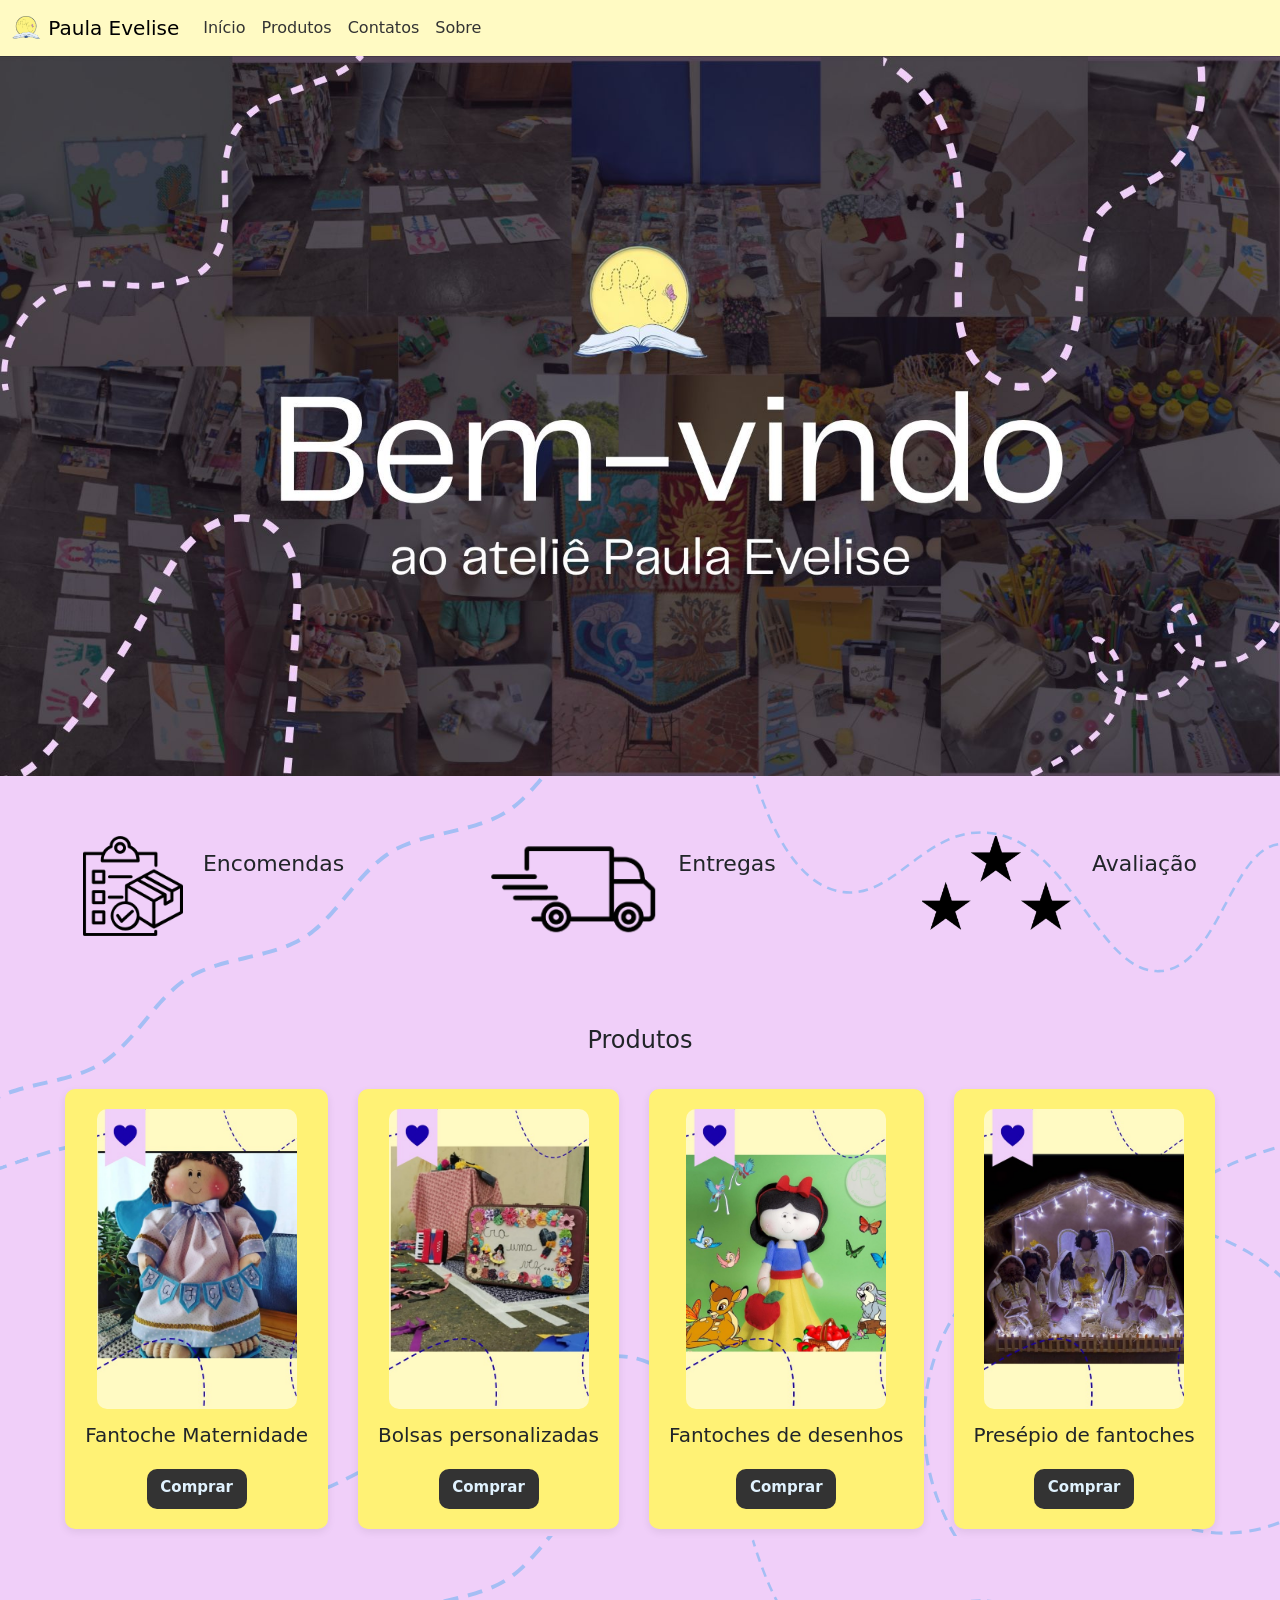
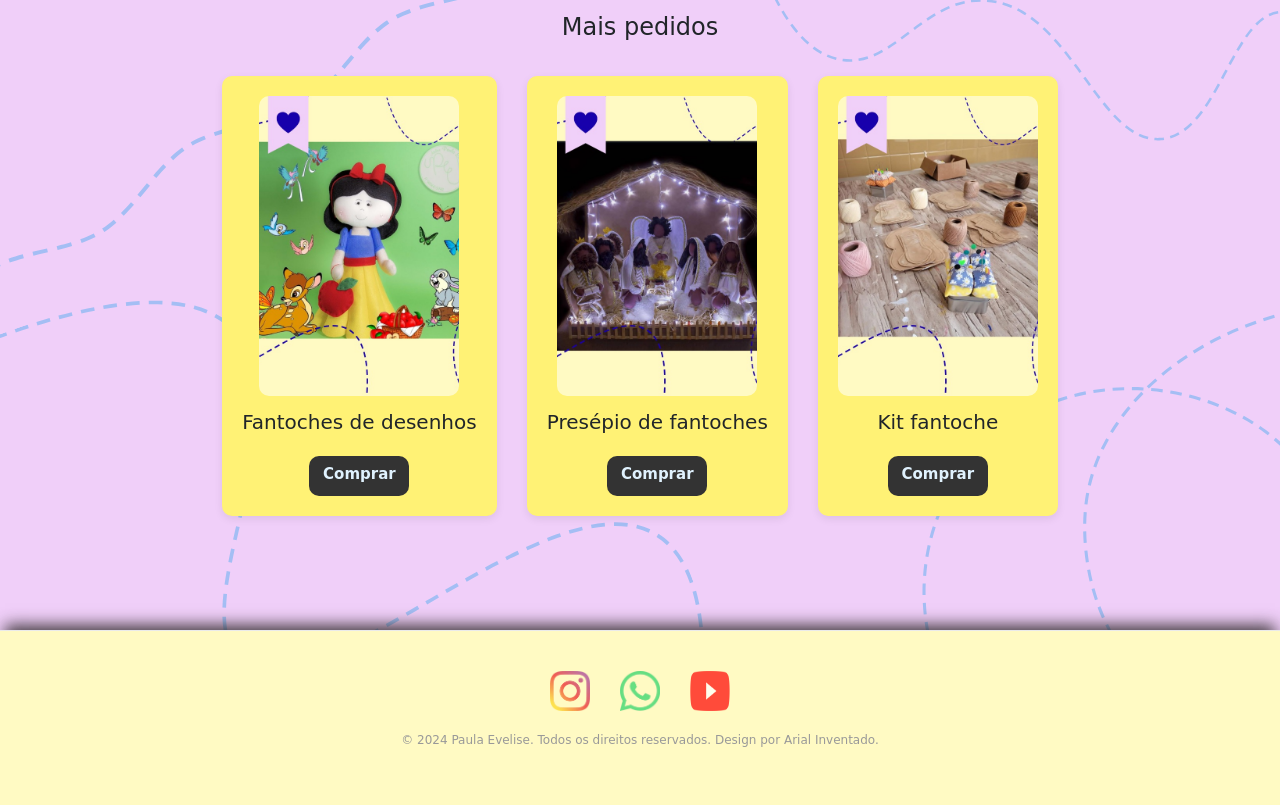
<file: index.html>
<!DOCTYPE html>
<html lang="pt-br">
<head>
    <meta charset="UTF-8">
    <meta name="viewport" content="width=device-width, initial-scale=1.0">
    <link rel="stylesheet" href="./main.css">
    <title>Início</title>
    <link rel="shortcut icon" href="./imagens_index/favicon.png">
    <link href="https://cdn.jsdelivr.net/npm/bootstrap@5.3.8/dist/css/bootstrap.min.css" rel="stylesheet" integrity="sha384-sRIl4kxILFvY47J16cr9ZwB07vP4J8+LH7qKQnuqkuIAvNWLzeN8tE5YBujZqJLB" crossorigin="anonymous"> 
</head>
<body>
    <header>
        <nav class="navbar navbar-expand-lg bg-body-tertiary" id="menu">
            <div class="container-fluid">
                <a class="navbar-brand" href="#">
                    <img src="./imagens_index/logoCliente.png" alt="Logo" width="30" height="24" class="d-inline-block align-text-top">
                    Paula Evelise
                  </a>
              <button class="navbar-toggler" type="button" data-bs-toggle="collapse" data-bs-target="#navbarNav" aria-controls="navbarNav" aria-expanded="false" aria-label="Toggle navigation" id="botao"> 
                <span class="navbar-toggler-icon"></span>
              </button>
              <div class="collapse navbar-collapse" id="navbarNav">
                <ul class="navbar-nav">
                  <li class="nav-item">
                    <a class="nav-link" href="./index.html" id="links">Início</a>
                  </li>
                  <li class="nav-item">
                    <a class="nav-link" href="./produtos.html" id="links">Produtos</a>
                  </li>
                  <li class="nav-item">
                    <a class="nav-link" href="./Contatos.html" id="links">Contatos</a>
                  </li>
                  <li class="nav-item">
                    <a class="nav-link" href="./sobre.html" id="links">Sobre</a>
                  </li>
                </ul>
              </div>
            </div>
          </nav>
    </header>

    <!------------------------------------------------------>

    <main>
       
        <!--inicio-->
        <section id="inicio"> 
            <article>
                <img src="./imagens_index/banner.jpg" alt="foto de apresentação">
            </article>
        </section>

        <!-------------------------------------------------->

        <!--elementos-->
        <section id="elementos">
            <div class="icon">
                <img src="./imagens_index/emcomendas.png" alt="Encomendas">
                <h3>Encomendas</h3>
            </div>

            <div class="icon">
                <img src="./imagens_index/entregas.png" alt="Entregas">
                <h3>Entregas</h3>
            </div>

            <div class="icon">
                <img src="./imagens_index/avaliação.png" alt="Avaliação">
                <h3>Avaliação</h3>
            </div>
        </section>

        <!-------------------------------------------------->

         <!--Produtos-->
         <section id="produtos">
            <h2>Produtos</h2>
            <article id="subprodutos">
                <div class="sub2prod">
                    <a href="" target="_blank"> <img src="./imagens_index/fantoche1.jpg" alt=""> </a>
                    <h3>Fantoche Maternidade</h3>
                    <button> <a href="https://wa.me/5511960605992?text=Ol%C3%A1!%0AQuero%20informa%C3%A7%C3%B5es%20sobre%20os%20fantoches%20de%20maternidade." target="_blank" class="btn btn-buy"><p>Comprar</p></a></button>
                </div>
                <div class="sub2prod">
                    <a href="./" target="_blank"> <img src="./imagens_index/fantoche2.jpg" alt=""> </a>
                    <h3>Bolsas personalizadas</h3>
                    <button> <a href="./produto3.html"  class="btn btn-buy"><p>Comprar</p></a></button>
                </div>
                <div class="sub2prod">
                    <a href="" target="_blank"> <img src="./imagens_index/fantoche3.jpg" alt=""> </a>
                    <h3>Fantoches de desenhos</h3>
                    <button> <a href="https://wa.me/5511960605992?text=Ol%C3%A1!%0AQuero%20informa%C3%A7%C3%B5es%20sobre%20os%20fantoches%20de%20desenhos." target="_blank" class="btn btn-buy" ><p>Comprar</p></a></button>
                </div>
                <div class="sub2prod">
                    <a href="" target="_blank"> <img src="./imagens_index/fantoche4.jpg" alt=""> </a>
                    <h3>Presépio de fantoches</h3>
                    <button> <a href="./produto5.html"  class="btn btn-buy"><p>Comprar</p></a></button>
                </div>
            </article>
        </section>

        <!-------------------------------------------------->

         <!--Mais pedidos-->
         <section id="maispedidos">
            <h2>Mais pedidos</h2>
            <article id="submp">
                <div class="sub2mp">
                    <a href=""> <img src="./imagens_index/fantoche3.jpg" alt=""> </a>
                    <h3>Fantoches de desenhos</h3>
                    <button> <a href="https://wa.me/5511960605992?text=Ol%C3%A1!%0AQuero%20informa%C3%A7%C3%B5es%20sobre%20os%20fantoches%20de%20desenhos." target="_blank" class="btn btn-buy" ><p>Comprar</p></a></button>
                </div>
                <div class="sub2mp">
                    <a href=""> <img src="./imagens_index/fantoche4.jpg" alt=""> </a>
                    <h3>Presépio de fantoches</h3>
                    <button> <a href="./produto5.html" class="btn btn-buy" > <p>Comprar</p> </a> </button>
                </div>
                <div class="sub2mp">
                    <a href="" > <img src="./imagens_index/fantoche6.jpg" alt=""> </a>
                    <h3>Kit fantoche</h3>
                    <button> <a href="./produto1.html"  class="btn btn-buy"> <p>Comprar</p> </a> </button>
                </div>
            </article>
        </section>

    </main>

    <!------------------------------------------------------>

     <div class="footer">
        <div class="icones">
            <a href="https://www.instagram.com/paulaevelise72?igsh=MTg4MHEwcnJuc3Zzeg==" target="_blank"><img src="img/insta.png" alt="Instagram"></a>
            <a href="https://wa.me/5511960605992?text=Ol%C3%A1!%0AQuero%20informa%C3%A7%C3%B5es%20sobre%20os%20produtos." target="_blank"><img src="img/whatts.png" alt="WhatsApp"></a>
            <a href="https://m.youtube.com/channel/UCNgQJVknTLY3jmE4NBJoQzw?fbclid=PAb21jcASmHBhleHRuA2FlbQIxMQBzcnRjBmFwcF9pZA81NjcwNjczNDMzNTI0MjcAAadO2gdKPivZzkQvcylAHbenTMVlVBev53xctaPs1BivFKf5j4a5mt0NcFr6Dg_aem_7Da9WjiU6zzyrXYJfn-gvg" target="_blank"><img src="img/li.png" alt="youtube"></a>
        </div>
        <p>&copy; 2024 Paula Evelise. Todos os direitos reservados. Design por Arial Inventado.</p>
    </div>
        <!-- VLibras Component Structure -->
    <div vw class="enabled">
        <div vw-access-button class="active"></div>
        <div vw-plugin-wrapper>
            <div class="vw-plugin-top-wrapper"></div>
        </div>
    </div>

    <!-- Scripts -->
           <script src="https://vlibras.gov.br/app/vlibras-plugin.js"></script>
    <script>new window.VLibras.Widget('https://vlibras.gov.br/app');</script>
     <script src="https://cdn.jsdelivr.net/npm/bootstrap@5.3.8/dist/js/bootstrap.bundle.min.js" integrity="sha384-FKyoEForCGlyvwx9Hj09JcYn3nv7wiPVlz7YYwJrWVcXK/BmnVDxM+D2scQbITxI" crossorigin="anonymous"></script>
    <script src="https://cdn.jsdelivr.net/npm/bootstrap@5.3.8/dist/js/bootstrap.bundle.min.js" integrity="sha384-FKyoEForCGlyvwx9Hj09JcYn3nv7wiPVlz7YYwJrWVcXK/BmnVDxM+D2scQbITxI" crossorigin="anonymous"></script>

    <script src="./main.css"></script>
    <script src="https://cdn.jsdelivr.net/npm/bootstrap@5.3.8/dist/js/bootstrap.bundle.min.js" integrity="sha384-FKyoEForCGlyvwx9Hj09JcYn3nv7wiPVlz7YYwJrWVcXK/BmnVDxM+D2scQbITxI" crossorigin="anonymous"></script>
</body>

</html>
</file>
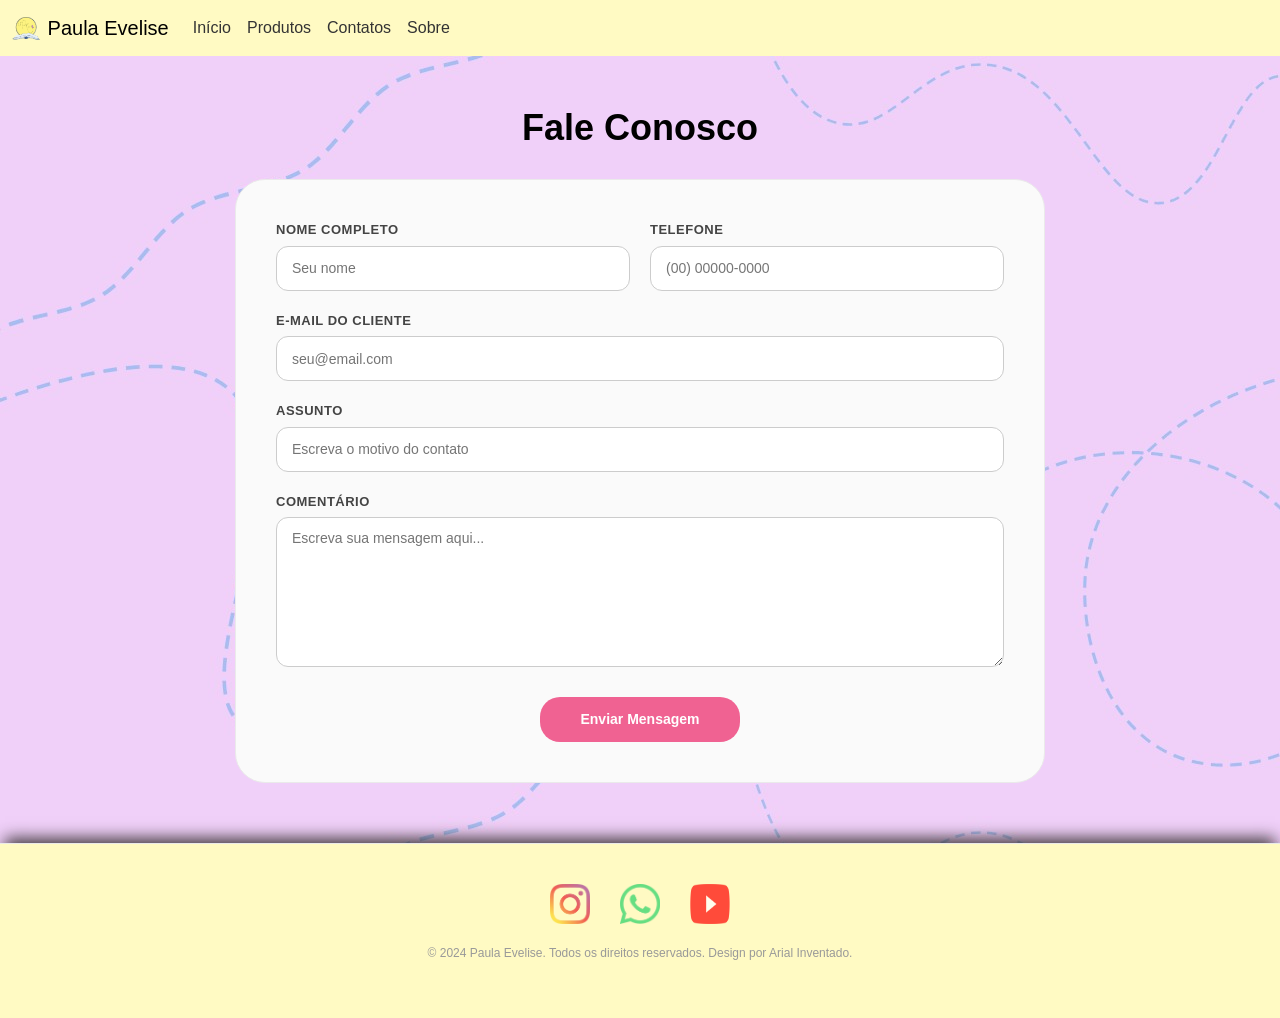
<file: Contatos.html>
<!DOCTYPE html>
<html lang="pt-BR">

<head>
    <meta charset="UTF-8">
    <meta name="viewport" content="width=device-width, initial-scale=1.0">
    <link rel="shortcut icon" href="img/logo_cliente.jpeg" type="image/x-icon">
    <title>Fale Conosco — Paula Evelise</title>
    <link href="https://cdn.jsdelivr.net/npm/bootstrap@5.3.8/dist/css/bootstrap.min.css" rel="stylesheet" integrity="sha384-sRIl4kxILFvY47J16cr9ZwB07vP4J8+LH7qKQnuqkuIAvNWLzeN8tE5YBujZqJLB" crossorigin="anonymous"> 
    <style>
         * {
            margin: 0;
            padding: 0;
            box-sizing: border-box;
            font-family: Arial, sans-serif;
        }

        body {
            background-image: url(img/fundo.jpeg);
            color: #000000;
        }

        #menu{
    display: flex;
    width: 100vw;   
    background-color: #FFFAC3 !important;
    }

    #botao{
    background-color: #e0f2fe; 
    }

    #links{
    color: #333;
    }

        button {
            background-color: transparent;
            border: none;
            cursor: pointer;
        }
        .logo-container {
            display: flex;
            align-items: center;
            gap: 10px;
        }

        .container {
            max-width: 850px;
            margin: 50px auto;
            padding: 0 20px;
        }

        h2 {
            text-align: center;
            margin-bottom: 30px;
            font-size: 36px;
            font-weight: bold;
        }

        .info {
            display: flex;
            flex-direction: column;
            background-color: #FAFAFA;
            border: 1px solid #EAEAEA;
            border-radius: 30px;
            padding: 40px;
            gap: 20px;
        }

        .row-dupla {
            display: flex;
            gap: 20px;
            width: 100%;
        }

        .campo {
            display: flex;
            flex-direction: column;
            width: 100%;
        }

        label {
            font-size: 13px;
            font-weight: bold;
            color: #444444;
            margin-bottom: 6px;
            text-transform: uppercase;
            letter-spacing: 0.5px;
        }

        input,
        textarea {
            height: 45px;
            border-radius: 12px;
            border: 1px solid #CCCCCC;
            padding: 10px 15px;
            width: 100%;
            font-size: 14px;
            outline: none;
            transition: border-color 0.2s;
        }

        input:focus,
        textarea:focus {
            border-color: #f06292;
        }

        textarea {
            height: 150px;
            resize: vertical;
        }

        .botao-enviar {
            background-color: #f06292;
            color: white;
            border: none;
            border-radius: 20px;
            padding: 12px 40px;
            font-size: 14px;
            font-weight: bold;
            cursor: pointer;
            align-self: center;
            margin-top: 10px;
            transition: background-color 0.2s;
        }

        .botao-enviar:hover {
            background-color: #e91e8c;
        }

        .overlay {
            display: none;
            position: fixed;
            top: 0;
            left: 0;
            width: 100%;
            height: 100%;
            background-color: rgba(0, 0, 0, 0.4);
            z-index: 999;
            justify-content: center;
            align-items: center;
        }

        .overlay.ativo {
            display: flex;
        }

        .modal {
            background-color: white;
            border-radius: 25px;
            padding: 40px;
            width: 90%;
            max-width: 500px;
            text-align: center;
            display: flex;
            flex-direction: column;
            gap: 15px;
            box-shadow: 0 10px 30px rgba(0, 0, 0, 0.1);
        }

        .modal h3 {
            font-size: 22px;
            color: #000000;
            margin-bottom: 5px;
        }

        .modal p {
            font-size: 14px;
            color: #444444;
            background-color: #FFF5F8;
            border-radius: 12px;
            padding: 12px 15px;
            text-align: left;
            border: 1px solid #FFE4EE;
        }

        .modal p span {
            font-weight: bold;
            color: #e91e8c;
            font-size: 30px;
        }

        .modal button {
            background-color: #000000;
            color: white;
            border: none;
            border-radius: 20px;
            padding: 10px 35px;
            font-size: 14px;
            font-weight: bold;
            cursor: pointer;
            align-self: center;
            margin-top: 10px;
        }

        .modal button:hover {
            background-color: #222222;
        }

        .footer {
            background-color: #FFFAC3;
            border-top: 1px solid #EAEAEA;
            margin-top: 60px;
            padding: 40px 20px;
            display: flex;
            flex-direction: column;
            align-items: center;
            gap: 20px;
            box-shadow: 0 -10px 15px -5px rgba(49, 44, 44, 0.9);
        }

        .footer .icones {
            display: flex;
            gap: 30px;
        }

        .footer p {
            font-size: 12px;
            color: #999999;
            text-align: center;
        }

        .footer a img {
            width: 40px;
            height: 40px;
            opacity: 0.7;
        }

        .footer a:hover img {
            opacity: 1;
        }

        @media (max-width: 610px) {
            header {
                flex-direction: column;
                height: auto;
                padding: 15px 20px;
                gap: 12px;
            }

            nav {
                gap: 15px;
                flex-wrap: wrap;
                justify-content: center;
            }

            nav a {
                font-size: 16px;
            }

            .container {
                margin: 30px auto;
            }

            h2 {
                font-size: 26px;
                margin-bottom: 20px;
            }

            .row-dupla {
                flex-direction: column;
                gap: 15px;
            }

            .info {
                padding: 20px 16px;
                gap: 15px;
                border-radius: 20px;
            }

            input,
            textarea {
                font-size: 13px;
            }

            .botao-enviar {
                width: 100%;
                padding: 12px;
            }

            .modal {
                padding: 25px 20px;
            }

            .modal h3 {
                font-size: 18px;
            }

            .modal p span {
                font-size: 20px;
            }

            .footer {
                padding: 25px 15px;
                gap: 15px;
            }

            .footer .icones {
                gap: 20px;
            }
        }
    </style>
</head>

<body>
    <header>
        <nav class="navbar navbar-expand-lg bg-body-tertiary" id="menu">
            <div class="container-fluid">
                <a class="navbar-brand" href="#">
                    <img src="./imagens_index/logoCliente.png" alt="Logo" width="30" height="24" class="d-inline-block align-text-top">
                    Paula Evelise
                </a>
              <button class="navbar-toggler" type="button" data-bs-toggle="collapse" data-bs-target="#navbarNav" aria-controls="navbarNav" aria-expanded="false" aria-label="Toggle navigation" id="botao"> 
                <span class="navbar-toggler-icon"></span>
              </button>
              <div class="collapse navbar-collapse" id="navbarNav">
                <ul class="navbar-nav">
                  <li class="nav-item">
                    <a class="nav-link" href="./index.html" id="links">Início</a>
                  </li>
                  <li class="nav-item">
                    <a class="nav-link" href="./produtos.html" id="links">Produtos</a>
                  </li>
                  <li class="nav-item">
                    <a class="nav-link" href="./Contatos.html" id="links">Contatos</a>
                  </li>
                  <li class="nav-item">
                    <a class="nav-link" href="./sobre.html" id="links">Sobre</a>
                  </li>
                </ul>
              </div>
            </div>
          </nav>
    </header>

    <div class="container">
        <h2>Fale Conosco</h2>

        <div class="info">
            <div class="row-dupla">
                <div class="campo">
                    <label>Nome Completo</label>
                    <input type="text" id="nome" placeholder="Seu nome">
                </div>
                <div class="campo">
                    <label>Telefone</label>
                    <input type="tel" id="telefone" placeholder="(00) 00000-0000">
                </div>
            </div>

            <div class="campo">
                <label>E-mail do Cliente</label>
                <input type="email" id="email" placeholder="seu@email.com">
            </div>

            <div class="campo">
                <label>Assunto</label>
                <input type="text" id="assunto" placeholder="Escreva o motivo do contato">
            </div>

            <div class="campo">
                <label>Comentário</label>
                <textarea id="comentario" placeholder="Escreva sua mensagem aqui..."></textarea>
            </div>

            <button class="botao-enviar" onclick="enviarMensagem()">Enviar Mensagem</button>
        </div>
    </div>

    <div class="overlay" id="overlay">
        <div class="modal">
            <h3>Mensagem Enviada!</h3>
            <p><span>Nome:</span> <span id="modal-nome"></span></p>
            <p><span>Telefone:</span> <span id="modal-telefone"></span></p>
            <p><span>E-mail:</span> <span id="modal-email"></span></p>
            <p><span>Assunto:</span> <span id="modal-assunto"></span></p>
            <p><span>Comentário:</span> <span id="modal-comentario"></span></p>
            <button onclick="fecharModal()">Fechar</button>
        </div>
    </div>

    <div class="footer">
        <div class="icones">
            <a href="https://www.instagram.com/paulaevelise72?igsh=MTg4MHEwcnJuc3Zzeg==" target="_blank"><img
                    src="img/insta.png" alt="Instagram"></a>
            <a href="https://wa.me/5511960605992?text=Ol%C3%A1!%0AQuero%20informa%C3%A7%C3%B5es%20sobre%20os%20produtos." target="_blank"><img src="img/whatts.png" alt="WhatsApp"></a>
            <a href="https://m.youtube.com/channel/UCNgQJVknTLY3jmE4NBJoQzw" target="_blank"><img src="img/li.png"
                    alt="YouTube"></a>
        </div>
        <p>&copy; 2024 Paula Evelise. Todos os direitos reservados. Design por Arial Inventado.</p>
    </div>
    <div vw class="enabled">
        <div vw-access-button class="active"></div>
        <div vw-plugin-wrapper>
            <div class="vw-plugin-top-wrapper"></div>
        </div>
    </div>

    <script>
    function enviarMensagem() {
        
        const nome = document.getElementById('nome').value.trim();
        const telefone = document.getElementById('telefone').value.trim();
        const email = document.getElementById('email').value.trim();
        const assunto = document.getElementById('assunto').value.trim();
        const comentario = document.getElementById('comentario').value.trim();

        
        if (!nome || !email || !comentario) {
            alert('Por favor, preencha os campos obrigatórios (Nome, E-mail e Comentário).');
            return;
        }

       
        const numeroWhats = "5511960605992"; 

        
        const mensagem = `Olá, Paula! Nova mensagem recebida pelo site:\n\n` +
                         `Nome: ${nome}\n` +
                         `Telefone: ${telefone || 'Não informado'}\n` +
                         `E-mail: ${email}\n` +
                         `Assunto: ${assunto || 'Geral'}\n\n` +
                         `Comentário: \n${comentario}`;

       
        const urlWhats = `https://wa.me/${5511960605992}?text=${encodeURIComponent(mensagem)}`;
        window.open(urlWhats, '_blank');

        
        document.getElementById('modal-nome').textContent = nome;
        document.getElementById('modal-telefone').textContent = telefone || '—';
        document.getElementById('modal-email').textContent = email;
        document.getElementById('modal-assunto').textContent = assunto || '—';
        document.getElementById('modal-comentario').textContent = comentario;

        document.getElementById('overlay').classList.add('ativo');
    }

    function fecharModal() {
        document.getElementById('overlay').classList.remove('ativo');
        
        document.getElementById('nome').value = '';
        document.getElementById('telefone').value = '';
        document.getElementById('email').value = '';
        document.getElementById('assunto').value = '';
        document.getElementById('comentario').value = '';
    }
</script>
        <script src="https://vlibras.gov.br/app/vlibras-plugin.js"></script>
    <script>new window.VLibras.Widget('https://vlibras.gov.br/app');</script>
     <script src="https://cdn.jsdelivr.net/npm/bootstrap@5.3.8/dist/js/bootstrap.bundle.min.js" integrity="sha384-FKyoEForCGlyvwx9Hj09JcYn3nv7wiPVlz7YYwJrWVcXK/BmnVDxM+D2scQbITxI" crossorigin="anonymous"></script>
    <script src="https://cdn.jsdelivr.net/npm/bootstrap@5.3.8/dist/js/bootstrap.bundle.min.js" integrity="sha384-FKyoEForCGlyvwx9Hj09JcYn3nv7wiPVlz7YYwJrWVcXK/BmnVDxM+D2scQbITxI" crossorigin="anonymous"></script>
</body>

</html>
</file>
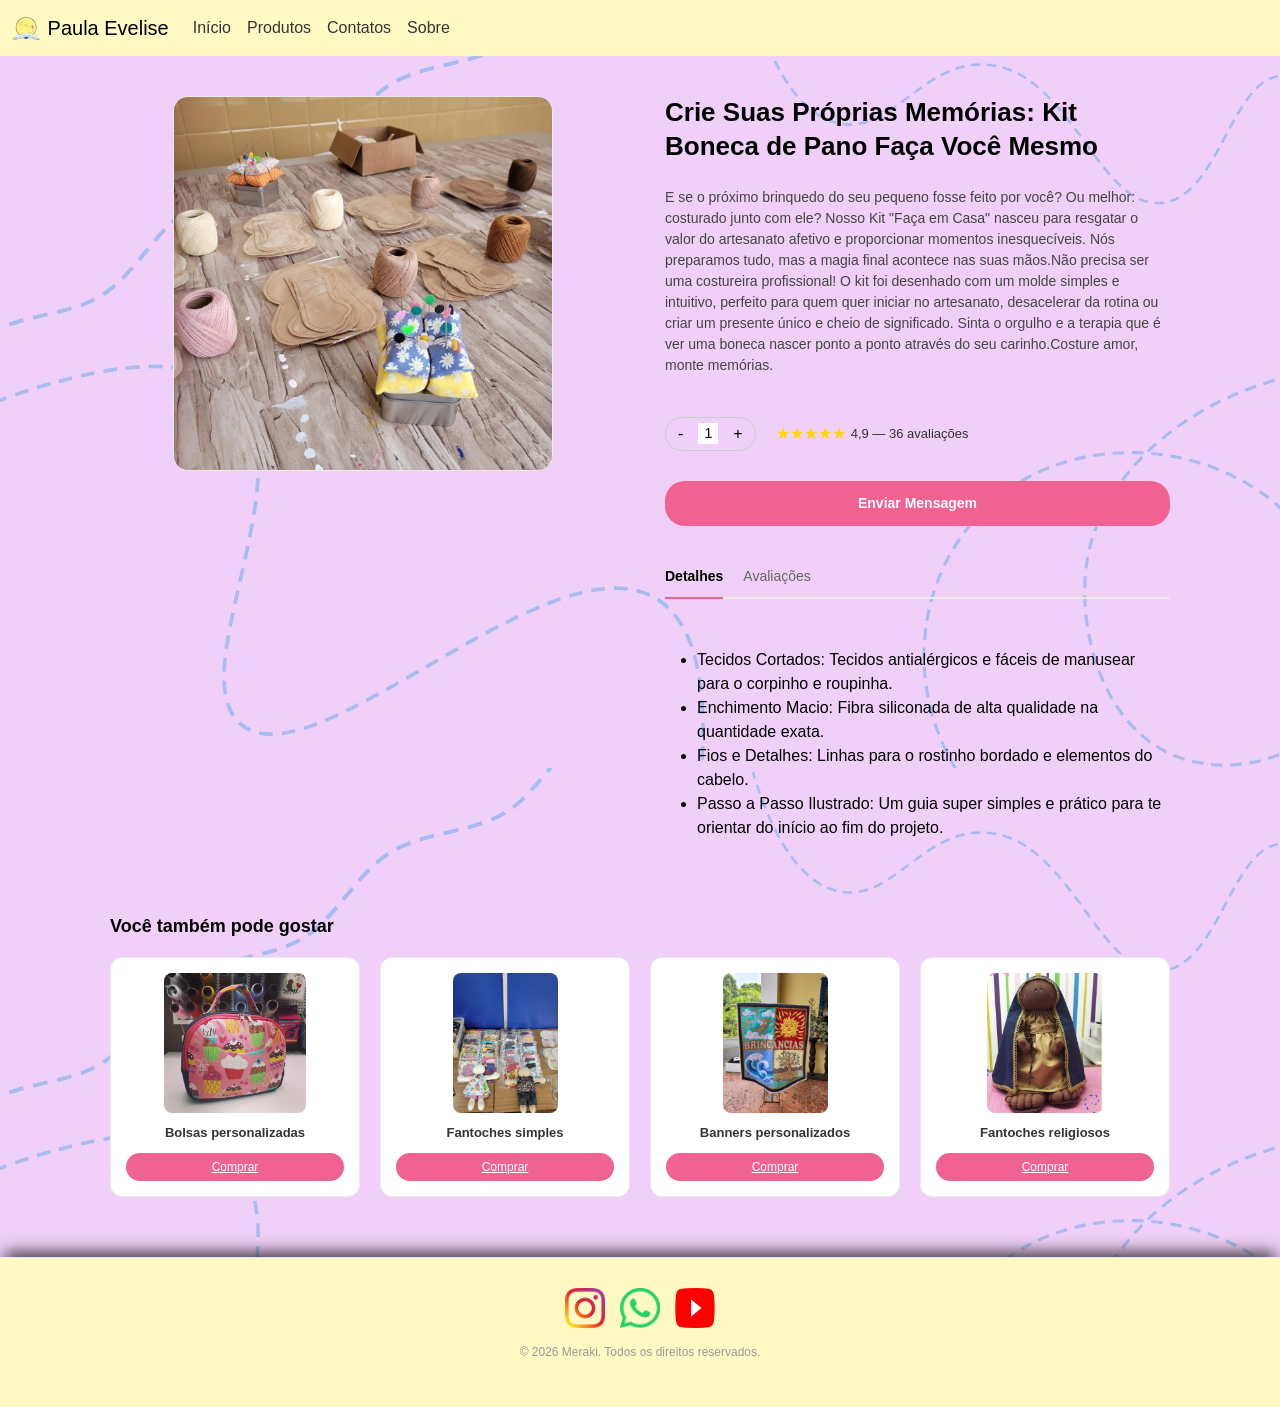
<file: produto1.html>
<!DOCTYPE html>
<html lang="pt-BR">

<head>
    <meta charset="UTF-8">
    <meta name="viewport" content="width=device-width, initial-scale=1.0">
    <link rel="shortcut icon" href="img/logo_cliente.jpeg" type="image/x-icon">
    <link href="https://cdn.jsdelivr.net/npm/bootstrap@5.3.8/dist/css/bootstrap.min.css" rel="stylesheet" integrity="sha384-sRIl4kxILFvY47J16cr9ZwB07vP4J8+LH7qKQnuqkuIAvNWLzeN8tE5YBujZqJLB" crossorigin="anonymous"> 
    <title>Kit bonecas - Paula Evelise</title>
    <style>
        * {
            margin: 0;
            padding: 0;
            box-sizing: border-box;
            font-family: Arial, sans-serif;
        }

        body {
            background-image: url(img/fundo.jpeg);
            color: #000000;
        }

        #menu{
    display: flex;
    width: 100vw;   
    background-color: #FFFAC3 !important;
}

#botao{
    background-color: #e0f2fe; 
}

#links{
    color: #333;
}



        .container {
            max-width: 1100px;
            margin: 40px auto;
            padding: 0 20px;
        }

        .product-essential {
            display: flex;
            gap: 50px;
            margin-bottom: 60px;
            flex-wrap: wrap;
        }

        .product-gallery {
            flex: 1;
            min-width: 320px;
            display: flex;
            justify-content: center;
            align-items: flex-start;
        }

        .main-image {
            width: 100%;
            max-width: 380px;
            height: auto;
            border-radius: 15px;
            object-fit: cover;
            border: 1px solid #EAEAEA;
            background-color: #f9f9f9;
        }

        .product-info {
            flex: 1;
            min-width: 320px;
            display: flex;
            flex-direction: column;
            gap: 15px;
        }

        .product-info h1 {
            font-size: 26px;
            line-height: 1.3;
            font-weight: bold;
        }

        .product-info .description {
            font-size: 14px;
            color: #444444;
            line-height: 1.5;
        }

        .product-info .price {
            font-size: 24px;
            font-weight: bold;
            margin-top: 5px;
        }

        .meta-row {
            display: flex;
            align-items: center;
            gap: 20px;
            margin-top: 10px;
        }

        .quantity {
            display: flex;
            align-items: center;
            border: 1px solid #CCCCCC;
            border-radius: 20px;
            padding: 4px 12px;
            gap: 15px;
        }

        .quantity button {
            background: none;
            border: none;
            font-size: 16px;
            cursor: pointer;
        }

        .quantity input {
            width: 20px;
            text-align: center;
            border: none;
            font-size: 14px;
            outline: none;
        }

        .rating {
            display: flex;
            align-items: center;
            gap: 5px;
            font-size: 13px;
            color: #333333;
        }

        .stars {
            color: #FFD700;
            font-size: 16px;
        }

        .buy-buttons {
            display: flex;
            gap: 10px;
            margin-top: 15px;
        }

        .btn {
            flex: 1;
            padding: 12px;
            border-radius: 20px;
            font-size: 14px;
            font-weight: bold;
            cursor: pointer;
            border: none;
            text-align: center;
        }

        .btn-cart {
            background-color: #f06292;
            color: white;
            text-decoration: none;
            display: inline-block;
        }

        .btn-cart:hover {
            background-color: #e91e8c;
        }

        .btn-buy {
            background-color: #f06292;
            color: white;
            text-decoration: none;
            display: inline-block;
        }

        .btn-buy:hover {
            background-color: #e91e8c;
        }

        .tabs {
            display: flex;
            gap: 20px;
            border-bottom: 2px solid #EAEAEA;
            margin-top: 25px;
            padding-bottom: 0;
        }

        .tab-item {
            font-size: 14px;
            color: #666666;
            cursor: pointer;
            background: none;
            border: none;
            padding-bottom: 10px;
            border-bottom: 2px solid transparent;
            margin-bottom: -2px;
            transition: color 0.2s, border-color 0.2s;
        }

        .tab-item.active {
            color: #000000;
            font-weight: bold;
            border-bottom: 2px solid #f06292;
        }

        .tab-content {
            display: none;
            margin-top: 18px;
            animation: fadeIn 0.25s ease;
        }

        .tab-content.active {
            display: block;
        }

        @keyframes fadeIn {
            from {
                opacity: 0;
                transform: translateY(6px);
            }

            to {
                opacity: 1;
                transform: translateY(0);
            }
        }

        .tab-content p {
            font-size: 14px;
            color: #444444;
            line-height: 1.7;
        }

        .benefits-list {
            list-style: none;
            display: flex;
            flex-direction: column;
            gap: 10px;
        }

        .benefits-list li {
            display: flex;
            align-items: flex-start;
            gap: 10px;
            font-size: 14px;
            color: #333333;
            line-height: 1.5;
        }

        .benefit-icon {
            font-size: 18px;
            flex-shrink: 0;
            margin-top: 1px;
        }

        .reviews-summary {
            display: flex;
            align-items: center;
            gap: 20px;
            margin-bottom: 20px;
            padding: 15px;
            background: #fff8fb;
            border-radius: 12px;
            border: 1px solid #f9cfe0;
        }

        .reviews-score {
            text-align: center;
        }

        .reviews-score .big-score {
            font-size: 42px;
            font-weight: bold;
            color: #f06292;
            line-height: 1;
        }

        .reviews-score .big-stars {
            color: #FFD700;
            font-size: 18px;
        }

        .reviews-score small {
            display: block;
            font-size: 11px;
            color: #888;
            margin-top: 2px;
        }

        .reviews-bars {
            flex: 1;
            display: flex;
            flex-direction: column;
            gap: 5px;
        }

        .bar-row {
            display: flex;
            align-items: center;
            gap: 8px;
            font-size: 12px;
            color: #555;
        }

        .bar-row span:first-child {
            width: 30px;
            text-align: right;
            flex-shrink: 0;
        }

        .bar-track {
            flex: 1;
            height: 7px;
            background: #eee;
            border-radius: 4px;
            overflow: hidden;
        }

        .bar-fill {
            height: 100%;
            background: #f06292;
            border-radius: 4px;
        }

        .bar-row span:last-child {
            width: 24px;
            flex-shrink: 0;
        }

        .review-list {
            display: flex;
            flex-direction: column;
            gap: 15px;
        }

        .review-card {
            background: #ffffff;
            border: 1px solid #EAEAEA;
            border-radius: 12px;
            padding: 14px 16px;
        }

        .review-header {
            display: flex;
            align-items: center;
            gap: 10px;
            margin-bottom: 6px;
        }

        .review-avatar {
            width: 36px;
            height: 36px;
            border-radius: 50%;
            background: #f06292;
            color: white;
            font-weight: bold;
            display: flex;
            align-items: center;
            justify-content: center;
            font-size: 14px;
            flex-shrink: 0;
        }

        .review-meta {
            display: flex;
            flex-direction: column;
        }

        .review-meta strong {
            font-size: 13px;
        }

        .review-meta .review-stars {
            color: #FFD700;
            font-size: 13px;
        }

        .review-date {
            margin-left: auto;
            font-size: 11px;
            color: #aaa;
            flex-shrink: 0;
        }

        .review-text {
            font-size: 13px;
            color: #444;
            line-height: 1.6;
        }

        .related-section h2 {
            font-size: 18px;
            margin-bottom: 20px;
            font-weight: bold;
        }

        .related-grid {
            display: grid;
            grid-template-columns: repeat(auto-fill, minmax(220px, 1fr));
            gap: 20px;
        }

        .related-card {
            background-color: #FFFFFF;
            border: 1px solid #EAEAEA;
            border-radius: 12px;
            padding: 15px;
            text-align: center;
            display: flex;
            flex-direction: column;
            align-items: center;
            gap: 10px;
        }

        .related-card img {
            width: 100%;
            height: 140px;
            object-fit: cover;
            border-radius: 8px;
        }

        .related-card .title {
            font-size: 13px;
            font-weight: bold;
            color: #333333;
        }

        .related-card .price {
            font-size: 14px;
            font-weight: bold;
        }

        .related-card .btn-add {
            background-color: #f06292;
            color: white;
            border: none;
            border-radius: 15px;
            padding: 5px 15px;
            font-size: 12px;
            cursor: pointer;
            width: 100%;
        }

        .related-card .btn-add:hover {
            background-color: #e91e8c;
        }

        footer {
            border-top: 1px solid #EAEAEA;
            margin-top: 60px;
            padding: 30px 40px;
            display: flex;
            background-color: #FFFAC3;
            flex-direction: column;
            align-items: center;
            gap: 15px;
            box-shadow: 0 -10px 15px -5px rgba(49, 44, 44, 0.9);
        }

        .footer-socials {
            display: flex;
            gap: 15px;
        }

        .footer-socials a img {
            width: 40px;
            height: 40px;
        }

        footer .copyright {
            font-size: 12px;
            color: #999999;
            text-align: center;
        }

        @media (max-width: 610px) {
            header {
                flex-direction: column;
                height: auto;
                padding: 15px 20px;
                gap: 12px;
            }

            nav {
                gap: 15px;
            }

            nav a {
                font-size: 16px;
            }

            .product-essential {
                flex-direction: column;
                gap: 25px;
                margin-bottom: 30px;
            }

            .product-gallery {
                min-width: unset;
                width: 100%;
            }

            .main-image {
                max-width: 100%;
            }

            .product-info {
                min-width: unset;
                width: 100%;
            }

            .product-info h1 {
                font-size: 20px;
            }

            .product-info .price {
                font-size: 20px;
            }

            .meta-row {
                flex-wrap: wrap;
                gap: 12px;
            }

            .buy-buttons {
                flex-direction: column;
            }

            .btn {
                width: 100%;
            }

            .tabs {
                gap: 10px;
                overflow-x: auto;
            }

            .tab-item {
                font-size: 13px;
                white-space: nowrap;
            }

            .reviews-summary {
                flex-direction: column;
                align-items: flex-start;
            }

            .reviews-score {
                width: 100%;
            }

            .related-grid {
                grid-template-columns: repeat(2, 1fr);
                gap: 12px;
            }

            .related-card {
                padding: 10px;
            }

            .related-card img {
                height: 100px;
            }

            .related-card .title {
                font-size: 11px;
            }

            .related-card .price {
                font-size: 12px;
            }

            footer {
                padding: 20px;
            }
        }
    </style>
</head>

<body>

    <header>
        <nav class="navbar navbar-expand-lg bg-body-tertiary" id="menu">
            <div class="container-fluid">
                <a class="navbar-brand" href="#">
                    <img src="./imagens_index/logoCliente.png" alt="Logo" width="30" height="24" class="d-inline-block align-text-top">
                    Paula Evelise
                  </a>
              <button class="navbar-toggler" type="button" data-bs-toggle="collapse" data-bs-target="#navbarNav" aria-controls="navbarNav" aria-expanded="false" aria-label="Toggle navigation" id="botao"> 
                <span class="navbar-toggler-icon"></span>
              </button>
              <div class="collapse navbar-collapse" id="navbarNav">
                <ul class="navbar-nav">
                  <li class="nav-item">
                    <a class="nav-link" href="./index.html" id="links">Início</a>
                  </li>
                  <li class="nav-item">
                    <a class="nav-link" href="./produtos.html" id="links">Produtos</a>
                  </li>
                  <li class="nav-item">
                    <a class="nav-link" href="./Contatos.html" id="links">Contatos</a>
                  </li>
                  <li class="nav-item">
                    <a class="nav-link" href="./sobre.html" id="links">Sobre</a>
                  </li>
                </ul>
              </div>
            </div>
          </nav>
    </header>

    <div class="container">
        <div class="product-essential">

            <div class="product-gallery">
                <img src="./imagens_index/kit.jpg" alt="Kit Boneca de Pano" class="main-image">
            </div>

            <div class="product-info">
                <h1>Crie Suas Próprias Memórias: Kit Boneca de Pano Faça Você Mesmo</h1>
                <p class="description">E se o próximo brinquedo do seu pequeno fosse feito por você? Ou melhor: costurado junto com ele? Nosso Kit "Faça em Casa" nasceu para resgatar o valor do artesanato afetivo e proporcionar momentos inesquecíveis. Nós preparamos tudo, mas a magia final acontece nas suas mãos.Não precisa ser uma costureira profissional! O kit foi desenhado com um molde simples e intuitivo, perfeito para quem quer iniciar no artesanato, desacelerar da rotina ou criar um presente único e cheio de significado. Sinta o orgulho e a terapia que é ver uma boneca nascer ponto a ponto através do seu carinho.Costure amor, monte memórias.</p>
               

                <div class="meta-row">
                    <div class="quantity">
                        <button onclick="alterarQtd(-1)">-</button>
                        <input type="text" id="qtd" value="1" readonly>
                        <button onclick="alterarQtd(1)">+</button>
                    </div>
                    <div class="rating">
                        <span class="stars">★★★★★</span>
                        <span>4,9 — 36 avaliações</span>
                    </div>
                </div>

                
                <div class="buy-buttons">
                    <a href="https://wa.me/5511960605992?text=Ol%C3%A1!%0AQuero%20informa%C3%A7%C3%B5es%20sobre%20os%20Kit." target="_blank" class="btn btn-buy">Enviar Mensagem</a>
                </div>

                <div class="tabs">
                    <button class="tab-item active" onclick="abrirAba(event, 'tab-detalhes')">Detalhes</button>
                    
                    <button class="tab-item" onclick="abrirAba(event, 'tab-avaliacoes')">Avaliações</button>
                </div>

                <div id="tab-detalhes" class="tab-content active">
                    <ul><p><li>Tecidos Cortados: Tecidos antialérgicos e fáceis de manusear para o corpinho e roupinha.</li>

                    <li>Enchimento Macio: Fibra siliconada de alta qualidade na quantidade exata.</li>

                    <li>Fios e Detalhes: Linhas para o rostinho bordado e elementos do cabelo.</li>

                    <li>Passo a Passo Ilustrado: Um guia super simples e prático para te orientar do início ao fim do projeto.</p></ul></li>
                </div>

            

                <div id="tab-avaliacoes" class="tab-content">
                    <div class="reviews-summary">
                        <div class="reviews-score">
                            <div class="big-score">4,9</div>
                            <div class="big-stars">★★★★★</div>
                            <small>142 avaliações</small>
                        </div>
                        <div class="reviews-bars">
                            <div class="bar-row"><span>5 ★</span><div class="bar-track"><div class="bar-fill" style="width:91%"></div></div><span>25</span></div>
                            <div class="bar-row"><span>4 ★</span><div class="bar-track"><div class="bar-fill" style="width:7%"></div></div><span>10</span></div>
                            <div class="bar-row"><span>3 ★</span><div class="bar-track"><div class="bar-fill" style="width:2%"></div></div><span>1</span></div>
                            <div class="bar-row"><span>2 ★</span><div class="bar-track"><div class="bar-fill" style="width:0%"></div></div><span>0</span></div>
                            <div class="bar-row"><span>1 ★</span><div class="bar-track"><div class="bar-fill" style="width:0%"></div></div><span>0</span></div>
                        </div>
                    </div>

                    <div class="review-list">
                        <div class="review-card">
                            <div class="review-header">
                                <div class="review-avatar">LC</div>
                                <div class="review-meta">
                                    <strong>Letícia Costa</strong>
                                    <span class="review-stars">★★★★★</span>
                                </div>
                                <span class="review-date">há 2 dias</span>
                            </div>
                            <p class="review-text">Comprei o kit para fazer junto com a minha filha de 8 anos no fim de semana e foi uma experiência maravilhosa! O manual é super explicativo e os tecidos já vêm cortados certinho, o que facilita muito. Ela ficou super orgulhosa dizendo para todo mundo que ajudou a fazer a própria boneca. Virou uma memória inesquecível para nós duas.</p>
                        </div>

                        <div class="review-card">
                            <div class="review-header">
                                <div class="review-avatar">TG</div>
                                <div class="review-meta">
                                    <strong>Thiago G.</strong>
                                    <span class="review-stars">★★★★★</span>
                                </div>
                                <span class="review-date">há 5 dias</span>
                            </div>
                            <p class="review-text">Eu não sabia quase nada de costura, só dar uns pontinhos básicos à mão, e consegui fazer a boneca tranquilamente! O molde é simples e muito intuitivo. Foi uma verdadeira terapia para os meus dias estressantes. O material é de excelente qualidade e sobrou bastante linha. Já quero comprar outro kit para dar de presente!</p>
                        </div>

                        <div class="review-card">
                            <div class="review-header">
                                <div class="review-avatar">MA</div>
                                <div class="review-meta">
                                    <strong>Mariana Alencar</strong>
                                    <span class="review-stars">★★★★☆</span>
                                </div>
                                <span class="review-date">há 2 semanas</span>
                            </div>
                            <p class="review-text">Amei o capricho desse kit. Vem tudo incrivelmente organizado dentro da caixinha, com a quantidade exata de enchimento e materiais de primeira. O design simples da boneca é lindo e o resultado final fica uma fofura. É uma excelente opção de presente para quem gosta de trabalhos manuais.</p>
                        </div>
                    </div>
                </div>

            </div>
        </div>

        <div class="related-section">
            <h2>Você também pode gostar</h2>
            <div class="related-grid">
                <div class="related-card">
                    <a href="produto3.html"><img src="./imagens_index/bolsa.jpg" alt="Bolsas personalizadas"></a>
                    <div class="title">Bolsas personalizadas</div>
                    
                    <a href="produto3.html" class="btn-add">Comprar</a>
                </div>
                <div class="related-card">
                    <a href="produto4.html"><img src="./imagens_index/boneca.jpg" alt="Fantoches simples"></a>
                    <div class="title">Fantoches simples</div>
                    
                    <a href="produto4.html" class="btn-add">Comprar</a>
                </div>
                <div class="related-card">
                    <a href="produto2.html"><img src="./imagens_index/banner dela.jpg" alt="Banners personalizados"></a>
                    <div class="title">Banners personalizados</div>
                    
                    <a href="produto2.html" class="btn-add">Comprar</a>
                </div>
                <div class="related-card">
                    <a href="produto5.html"><img src="./imagens_index/religiosas.jpg" alt="Fantoches religiosos"></a>
                    <div class="title">Fantoches religiosos</div>
                  
                    <a href="produto5.html" class="btn-add">Comprar</a>
                </div>
            </div>
        </div>
    </div>

    <footer>
        <div class="footer-socials">
            <a href="https://www.instagram.com/paulaevelise72?igsh=MTg4MHEwcnJuc3Zzeg==" target="_blank"><img src="img/insta.png" alt="Instagram"></a>
            <a href="https://wa.me/5511960605992?text=Ol%C3%A1!%0AQuero%20informa%C3%A7%C3%B5es%20sobre%20os%20produtos." target="_blank"><img src="img/whatts.png" alt="WhatsApp"></a>
            <a href="https://m.youtube.com/channel/UCNgQJVknTLY3jmE4NBJoQzw" target="_blank"><img src="img/li.png" alt="YouTube"></a>
        </div>
        <p class="copyright">&copy; 2026 Meraki. Todos os direitos reservados.</p>
    </footer>

    <!-- VLibras Component Structure -->
    <div vw class="enabled">
        <div vw-access-button class="active"></div>
        <div vw-plugin-wrapper>
            <div class="vw-plugin-top-wrapper"></div>
        </div>
    </div>

    <!-- Scripts -->
    <script src="https://cdn.jsdelivr.net/npm/bootstrap@5.3.3/dist/js/bootstrap.bundle.min.js" integrity="sha384-YvpcrYf0tY3lHB60NNkmXc5s9fDVZLESaAA55NDzOxhy9GkcIdslK1eN7N6jIeHz" crossorigin="anonymous"></script>
    <script src="https://vlibras.gov.br/app/vlibras-plugin.js"></script>
    <script>
        new window.VLibras.Widget('https://vlibras.gov.br/app');

        function alterarQtd(valor) {
            let campo = document.getElementById('qtd');
            let atual = parseInt(campo.value);
            let novo = atual + valor;
            if (novo >= 1) campo.value = novo;
        }

        function abrirAba(event, idAba) {
            document.querySelectorAll('.tab-item').forEach(btn => btn.classList.remove('active'));
            document.querySelectorAll('.tab-content').forEach(content => content.classList.remove('active'));
            event.currentTarget.classList.add('active');
            document.getElementById(idAba).classList.add('active');
        }
    </script>
</body>

</html>
</file>
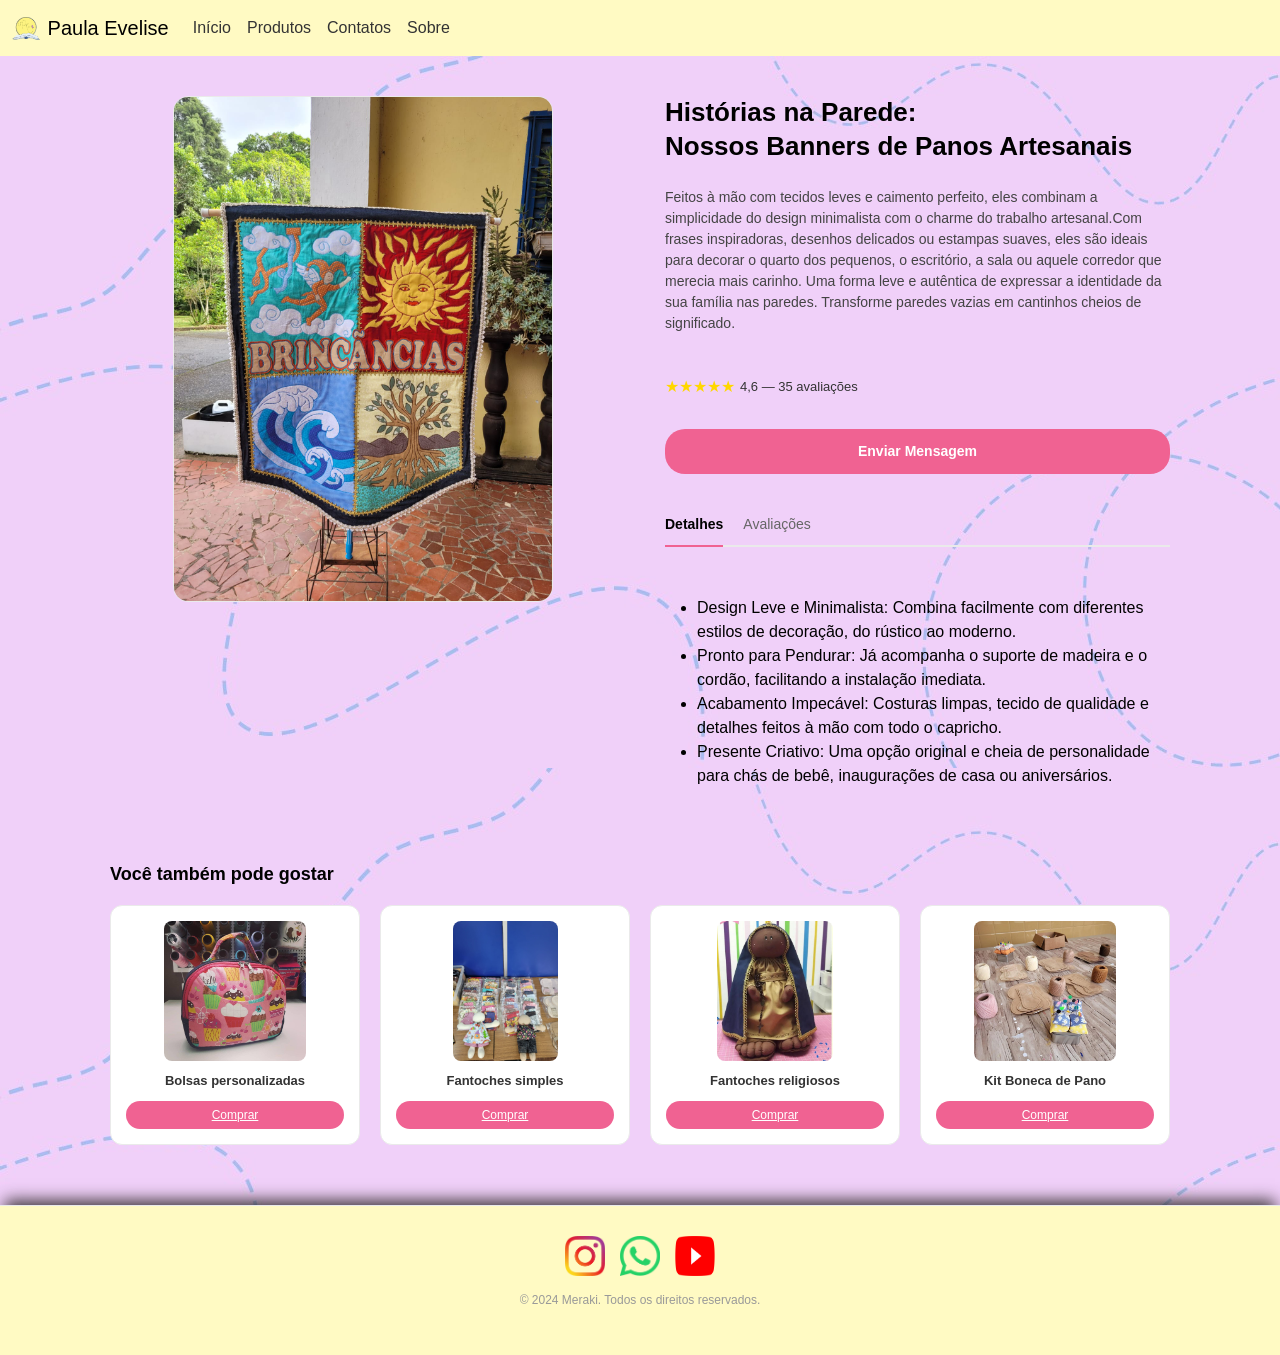
<file: produto2.html>
<!DOCTYPE html>
<html lang="pt-BR">

<head>
    <meta charset="UTF-8">
    <meta name="viewport" content="width=device-width, initial-scale=1.0">
    <link rel="shortcut icon" href="img/logo_cliente.jpeg" type="image/x-icon">
    <link href="https://cdn.jsdelivr.net/npm/bootstrap@5.3.8/dist/css/bootstrap.min.css" rel="stylesheet" integrity="sha384-sRIl4kxILFvY47J16cr9ZwB07vP4J8+LH7qKQnuqkuIAvNWLzeN8tE5YBujZqJLB" crossorigin="anonymous"> 
    <title>Banners personalizados - Paula Evelise</title>
    <style>
        * {
            margin: 0;
            padding: 0;
            box-sizing: border-box;
            font-family: Arial, sans-serif;
        }

        body {
            background-image: url(img/fundo.jpeg);
            color: #000000;
        }

        #menu{
    display: flex;
    width: 100vw;   
    background-color: #FFFAC3 !important;
}

#botao{
    background-color: #e0f2fe; 
}

#links{
    color: #333;
}



        .container {
            max-width: 1100px;
            margin: 40px auto;
            padding: 0 20px;
        }

        .product-essential {
            display: flex;
            gap: 50px;
            margin-bottom: 60px;
            flex-wrap: wrap;
        }

        .product-gallery {
            flex: 1;
            min-width: 320px;
            display: flex;
            justify-content: center;
            align-items: flex-start;
        }

        .main-image {
            width: 100%;
            max-width: 380px;
            height: auto;
            border-radius: 15px;
            object-fit: cover;
            border: 1px solid #EAEAEA;
            background-color: #f9f9f9;
        }

        .product-info {
            flex: 1;
            min-width: 320px;
            display: flex;
            flex-direction: column;
            gap: 15px;
        }

        .product-info h1 {
            font-size: 26px;
            line-height: 1.3;
            font-weight: bold;
        }

        .product-info .description {
            font-size: 14px;
            color: #444444;
            line-height: 1.5;
        }

        .product-info .price {
            font-size: 24px;
            font-weight: bold;
            margin-top: 5px;
        }

        .meta-row {
            display: flex;
            align-items: center;
            gap: 20px;
            margin-top: 10px;
        }

        .quantity {
            display: flex;
            align-items: center;
            border: 1px solid #CCCCCC;
            border-radius: 20px;
            padding: 4px 12px;
            gap: 15px;
        }

        .quantity button {
            background: none;
            border: none;
            font-size: 16px;
            cursor: pointer;
        }

        .quantity input {
            width: 20px;
            text-align: center;
            border: none;
            font-size: 14px;
            outline: none;
        }

        .rating {
            display: flex;
            align-items: center;
            gap: 5px;
            font-size: 13px;
            color: #333333;
        }

        .stars {
            color: #FFD700;
            font-size: 16px;
        }

        .buy-buttons {
            display: flex;
            gap: 10px;
            margin-top: 15px;
        }

        .btn {
            flex: 1;
            padding: 12px;
            border-radius: 20px;
            font-size: 14px;
            font-weight: bold;
            cursor: pointer;
            border: none;
            text-align: center;
        }

        .btn-cart {
            background-color: #f06292;
            color: white;
            text-decoration: none;
            display: inline-block;
        }

        .btn-cart:hover {
            background-color: #e91e8c;
        }

        .btn-buy {
            background-color: #f06292;
            color: white;
            text-decoration: none;
            display: inline-block;
        }

        .btn-buy:hover {
            background-color: #e91e8c;
        }

        .tabs {
            display: flex;
            gap: 20px;
            border-bottom: 2px solid #EAEAEA;
            margin-top: 25px;
            padding-bottom: 0;
        }

        .tab-item {
            font-size: 14px;
            color: #666666;
            cursor: pointer;
            background: none;
            border: none;
            padding-bottom: 10px;
            border-bottom: 2px solid transparent;
            margin-bottom: -2px;
            transition: color 0.2s, border-color 0.2s;
        }

        .tab-item.active {
            color: #000000;
            font-weight: bold;
            border-bottom: 2px solid #f06292;
        }

        .tab-content {
            display: none;
            margin-top: 18px;
            animation: fadeIn 0.25s ease;
        }

        .tab-content.active {
            display: block;
        }

        @keyframes fadeIn {
            from {
                opacity: 0;
                transform: translateY(6px);
            }

            to {
                opacity: 1;
                transform: translateY(0);
            }
        }

        .tab-content p {
            font-size: 14px;
            color: #444444;
            line-height: 1.7;
        }

        .benefits-list {
            list-style: none;
            display: flex;
            flex-direction: column;
            gap: 10px;
        }

        .benefits-list li {
            display: flex;
            align-items: flex-start;
            gap: 10px;
            font-size: 14px;
            color: #333333;
            line-height: 1.5;
        }

        .benefit-icon {
            font-size: 18px;
            flex-shrink: 0;
            margin-top: 1px;
        }

        .reviews-summary {
            display: flex;
            align-items: center;
            gap: 20px;
            margin-bottom: 20px;
            padding: 15px;
            background: #fff8fb;
            border-radius: 12px;
            border: 1px solid #f9cfe0;
        }

        .reviews-score {
            text-align: center;
        }

        .reviews-score .big-score {
            font-size: 42px;
            font-weight: bold;
            color: #f06292;
            line-height: 1;
        }

        .reviews-score .big-stars {
            color: #FFD700;
            font-size: 18px;
        }

        .reviews-score small {
            display: block;
            font-size: 11px;
            color: #888;
            margin-top: 2px;
        }

        .reviews-bars {
            flex: 1;
            display: flex;
            flex-direction: column;
            gap: 5px;
        }

        .bar-row {
            display: flex;
            align-items: center;
            gap: 8px;
            font-size: 12px;
            color: #555;
        }

        .bar-row span:first-child {
            width: 30px;
            text-align: right;
            flex-shrink: 0;
        }

        .bar-track {
            flex: 1;
            height: 7px;
            background: #eee;
            border-radius: 4px;
            overflow: hidden;
        }

        .bar-fill {
            height: 100%;
            background: #f06292;
            border-radius: 4px;
        }

        .bar-row span:last-child {
            width: 24px;
            flex-shrink: 0;
        }

        .review-list {
            display: flex;
            flex-direction: column;
            gap: 15px;
        }

        .review-card {
            background: #ffffff;
            border: 1px solid #EAEAEA;
            border-radius: 12px;
            padding: 14px 16px;
        }

        .review-header {
            display: flex;
            align-items: center;
            gap: 10px;
            margin-bottom: 6px;
        }

        .review-avatar {
            width: 36px;
            height: 36px;
            border-radius: 50%;
            background: #f06292;
            color: white;
            font-weight: bold;
            display: flex;
            align-items: center;
            justify-content: center;
            font-size: 14px;
            flex-shrink: 0;
        }

        .review-meta {
            display: flex;
            flex-direction: column;
        }

        .review-meta strong {
            font-size: 13px;
        }

        .review-meta .review-stars {
            color: #FFD700;
            font-size: 13px;
        }

        .review-date {
            margin-left: auto;
            font-size: 11px;
            color: #aaa;
            flex-shrink: 0;
        }

        .review-text {
            font-size: 13px;
            color: #444;
            line-height: 1.6;
        }

        .related-section h2 {
            font-size: 18px;
            margin-bottom: 20px;
            font-weight: bold;
        }

        .related-grid {
            display: grid;
            grid-template-columns: repeat(auto-fill, minmax(220px, 1fr));
            gap: 20px;
        }

        .related-card {
            background-color: #FFFFFF;
            border: 1px solid #EAEAEA;
            border-radius: 12px;
            padding: 15px;
            text-align: center;
            display: flex;
            flex-direction: column;
            align-items: center;
            gap: 10px;
        }

        .related-card img {
            width: 100%;
            height: 140px;
            object-fit: cover;
            border-radius: 8px;
        }

        .related-card .title {
            font-size: 13px;
            font-weight: bold;
            color: #333333;
        }

        .related-card .price {
            font-size: 14px;
            font-weight: bold;
        }

        .related-card .btn-add {
            background-color: #f06292;
            color: white;
            border: none;
            border-radius: 15px;
            padding: 5px 15px;
            font-size: 12px;
            cursor: pointer;
            width: 100%;
        }

        .related-card .btn-add:hover {
            background-color: #e91e8c;
        }

        footer {
            border-top: 1px solid #EAEAEA;
            margin-top: 60px;
            padding: 30px 40px;
            display: flex;
            background-color: #FFFAC3;
            flex-direction: column;
            align-items: center;
            gap: 15px;
            box-shadow: 0 -10px 15px -5px rgba(49, 44, 44, 0.9);
        }

        .footer-socials {
            display: flex;
            gap: 15px;
        }

        .footer-socials a img {
            width: 40px;
            height: 40px;
        }

        footer .copyright {
            font-size: 12px;
            color: #999999;
            text-align: center;
        }

        @media (max-width: 610px) {
            header {
                flex-direction: column;
                height: auto;
                padding: 15px 20px;
                gap: 12px;
            }

            nav {
                gap: 15px;
            }

            nav a {
                font-size: 16px;
            }

            .product-essential {
                flex-direction: column;
                gap: 25px;
                margin-bottom: 30px;
            }

            .product-gallery {
                min-width: unset;
                width: 100%;
            }

            .main-image {
                max-width: 100%;
            }

            .product-info {
                min-width: unset;
                width: 100%;
            }

            .product-info h1 {
                font-size: 20px;
            }

            .product-info .price {
                font-size: 20px;
            }

            .meta-row {
                flex-wrap: wrap;
                gap: 12px;
            }

            .buy-buttons {
                flex-direction: column;
            }

            .btn {
                width: 100%;
            }

            .tabs {
                gap: 10px;
                overflow-x: auto;
            }

            .tab-item {
                font-size: 13px;
                white-space: nowrap;
            }

            .reviews-summary {
                flex-direction: column;
                align-items: flex-start;
            }

            .reviews-score {
                width: 100%;
            }

            .related-grid {
                grid-template-columns: repeat(2, 1fr);
                gap: 12px;
            }

            .related-card {
                padding: 10px;
            }

            .related-card img {
                height: 100px;
            }

            .related-card .title {
                font-size: 11px;
            }

            .related-card .price {
                font-size: 12px;
            }

            footer {
                padding: 20px;
            }
        }
    </style>
</head>

<body>

    <header>
        <nav class="navbar navbar-expand-lg bg-body-tertiary" id="menu">
            <div class="container-fluid">
                <a class="navbar-brand" href="#">
                    <img src="./imagens_index/logoCliente.png" alt="Logo" width="30" height="24" class="d-inline-block align-text-top">
                    Paula Evelise
                  </a>
              <button class="navbar-toggler" type="button" data-bs-toggle="collapse" data-bs-target="#navbarNav" aria-controls="navbarNav" aria-expanded="false" aria-label="Toggle navigation" id="botao"> 
                <span class="navbar-toggler-icon"></span>
              </button>
              <div class="collapse navbar-collapse" id="navbarNav">
                <ul class="navbar-nav">
                  <li class="nav-item">
                    <a class="nav-link" href="./index.html" id="links">Início</a>
                  </li>
                  <li class="nav-item">
                    <a class="nav-link" href="./produtos.html" id="links">Produtos</a>
                  </li>
                  <li class="nav-item">
                    <a class="nav-link" href="./Contatos.html" id="links">Contatos</a>
                  </li>
                  <li class="nav-item">
                    <a class="nav-link" href="./sobre.html" id="links">Sobre</a>
                  </li>
                </ul>
              </div>
            </div>
          </nav>
    </header>

    
    <div class="container">
        <div class="product-essential">
            <div class="product-gallery">
                <img src="./imagens_index/banner dela.jpg" alt="Banners personalizados" class="main-image">
            </div>

            <div class="product-info">
                <h1>Histórias na Parede:<br>Nossos Banners de Panos Artesanais</h1>
                <p class="description">Feitos à mão com tecidos leves e caimento perfeito, eles combinam a simplicidade do design minimalista com o charme do trabalho artesanal.Com frases inspiradoras, desenhos delicados ou estampas suaves, eles são ideais para decorar o quarto dos pequenos, o escritório, a sala ou aquele corredor que merecia mais carinho. Uma forma leve e autêntica de expressar a identidade da sua família nas paredes. Transforme paredes vazias em cantinhos cheios de significado.</p>
                

                <div class="meta-row">
                    <div class="rating">
                        <span class="stars">★★★★★</span>
                        <span>4,6 — 35 avaliações</span>
                    </div>
                </div>

                
                <div class="buy-buttons">
                    <a href="https://wa.me/5511960605992?text=Ol%C3%A1!%0AQuero%20informa%C3%A7%C3%B5es%20sobre%20os%20Banners." target="_blank" class="btn btn-buy">Enviar Mensagem</a>
                </div>

                <div class="tabs">
                    <button class="tab-item active" onclick="abrirAba(event, 'tab-detalhes')">Detalhes</button>
                    
                    <button class="tab-item" onclick="abrirAba(event, 'tab-avaliacoes')">Avaliações</button>
                </div>

                <div id="tab-detalhes" class="tab-content active">
                    <p><ul><p><li>Design Leve e Minimalista: Combina facilmente com diferentes estilos de decoração, do rústico ao moderno.</li>

                    <li>Pronto para Pendurar: Já acompanha o suporte de madeira e o cordão, facilitando a instalação imediata.</li>

                    <li>Acabamento Impecável: Costuras limpas, tecido de qualidade e detalhes feitos à mão com todo o capricho.</li>

                    <li>Presente Criativo: Uma opção original e cheia de personalidade para chás de bebê, inaugurações de casa ou aniversários.</p></ul></li></p>
                </div>

                
                <div id="tab-avaliacoes" class="tab-content">
                    <div class="reviews-summary">
                        <div class="reviews-score">
                            <div class="big-score">4,6</div>
                            <div class="big-stars">★★★★★</div>
                            <small>35 avaliações</small>
                        </div>
                        <div class="reviews-bars">
                            <div class="bar-row"><span>5 ★</span>
                                <div class="bar-track">
                                    <div class="bar-fill" style="width:75%"></div>
                                </div><span>32</span>
                            </div>
                            <div class="bar-row"><span>4 ★</span>
                                <div class="bar-track">
                                    <div class="bar-fill" style="width:15%"></div>
                                </div><span>2</span>
                            </div>
                            <div class="bar-row"><span>3 ★</span>
                                <div class="bar-track">
                                    <div class="bar-fill" style="width:6%"></div>
                                </div><span>1</span>
                            </div>
                            <div class="bar-row"><span>2 ★</span>
                                <div class="bar-track">
                                    <div class="bar-fill" style="width:0%"></div>
                                </div><span>0</span>
                            </div>
                            <div class="bar-row"><span>1 ★</span>
                                <div class="bar-track">
                                    <div class="bar-fill" style="width:0%"></div>
                                </div><span>0</span>
                            </div>
                        </div>
                    </div>

                    <div class="review-list">
                        <div class="review-card">
                            <div class="review-header">
                                <div class="review-avatar">TC</div>
                                <div class="review-meta">
                                    <strong>Tânia C.</strong>
                                    <span class="review-stars">★★★★★</span>
                                </div>
                                <span class="review-date">há 4 dias</span>
                            </div>
                            <p class="review-text">Estou encantada com o meu banner! Comprei para colocar logo na entrada da casa e todo mundo que chega elogia. O tecido tem um caimento lindo, a costura é muito bem feita e ele transmite um aconchego que nenhum quadro de vidro consegue dar. Já quero comprar outro para o meu quarto!</p>
                        </div>

                        <div class="review-card">
                            <div class="review-header">
                                <div class="review-avatar">GN</div>
                                <div class="review-meta">
                                    <strong>Gustavo N.</strong>
                                    <span class="review-stars">★★★★★</span>
                                </div>
                                <span class="review-date">há 10 dias</span>
                            </div>
                            <p class="review-text">Comprei o banner com uma frase motivacional para o meu home office e mudou totalmente a cara da parede que aparece nas minhas reuniões por vídeo. Ele é super leve, veio prontinho com a madeira e o cordão, foi só colocar um preguinho e pronto. Excelente qualidade e ótimo custo-benefício.</p>
                        </div>

                        <div class="review-card">
                            <div class="review-header">
                                <div class="review-avatar">RB</div>
                                <div class="review-meta">
                                    <strong>Renata B.</strong>
                                    <span class="review-stars">★★★★☆</span>
                                </div>
                                <span class="review-date">há 1 mês</span>
                            </div>
                            <p class="review-text">O site entrega muita qualidade. O banner chegou rápido, super bem embalado e com um cheirinho maravilhoso. O minimalismo dele é o charme: simples, elegante e transforma qualquer parede sem graça num cantinho acolhedor. Com certeza comprarei mais vezes!</p>
                        </div>
                    </div>
                </div>
            </div>
        </div>

        <div class="related-section">
            <h2>Você também pode gostar</h2>
            <div class="related-grid">
                <div class="related-card">
                    <a href="produto3.html"><img src="./imagens_index/bolsa.jpg" alt="Bolsas personalizadas"></a>
                    <div class="title">Bolsas personalizadas</div>
                    
                    <a href="produto3.html" class="btn-add">Comprar</a>
                </div>
                <div class="related-card">
                    <a href="produto4.html"><img src="./imagens_index/boneca.jpg" alt="Fantoches simples"></a>
                    <div class="title">Fantoches simples</div>
                    
                    <a href="produto4.html" class="btn-add">Comprar</a>
                </div>
                <div class="related-card">
                    <a href="produto5.html"><img src="./imagens_index/religiosas.jpg" alt="Fantoches religiosos"></a>
                    <div class="title">Fantoches religiosos</div>
                    
                    <a href="produto5.html" class="btn-add">Comprar</a>
                </div>
                <div class="related-card">
                    <a href="produto1.html"><img src="./imagens_index/kit.jpg" alt="Kit Boneca de Pano"></a>
                    <div class="title">Kit Boneca de Pano</div>
                    
                    <a href="produto1.html" class="btn-add">Comprar</a>
                </div>
            </div>
        </div>
    </div>

    <footer>
        <div class="footer-socials">
            <a href="https://www.instagram.com/paulaevelise72?igsh=MTg4MHEwcnJuc3Zzeg==" target="_blank"><img src="img/insta.png" alt="Instagram"></a>
            <a href="https://wa.me/5511960605992?text=Ol%C3%A1!%0AQuero%20informa%C3%A7%C3%B5es%20sobre%20os%20produtos." target="_blank"><img src="img/whatts.png" alt="WhatsApp"></a>
            <a href="https://m.youtube.com/channel/UCNgQJVknTLY3jmE4NBJoQzw" target="_blank"><img src="img/li.png" alt="YouTube"></a>
        </div>
        <p class="copyright">&copy; 2024 Meraki. Todos os direitos reservados.</p>
    </footer>

    <!-- VLibras Component Structure -->
    <div vw class="enabled">
        <div vw-access-button class="active"></div>
        <div vw-plugin-wrapper>
            <div class="vw-plugin-top-wrapper"></div>
        </div>
    </div>

    <!-- Scripts -->
    <script src="https://cdn.jsdelivr.net/npm/bootstrap@5.3.3/dist/js/bootstrap.bundle.min.js" crossorigin="anonymous"></script>
    <script src="https://vlibras.gov.br/app/vlibras-plugin.js"></script>
    <script>
        new window.VLibras.Widget('https://vlibras.gov.br/app');

        function abrirAba(event, idAba) {
            document.querySelectorAll('.tab-item').forEach(btn => btn.classList.remove('active'));
            document.querySelectorAll('.tab-content').forEach(content => content.classList.remove('active'));
            event.currentTarget.classList.add('active');
            document.getElementById(idAba).classList.add('active');
        }
    </script>
</body>

</html>
</file>
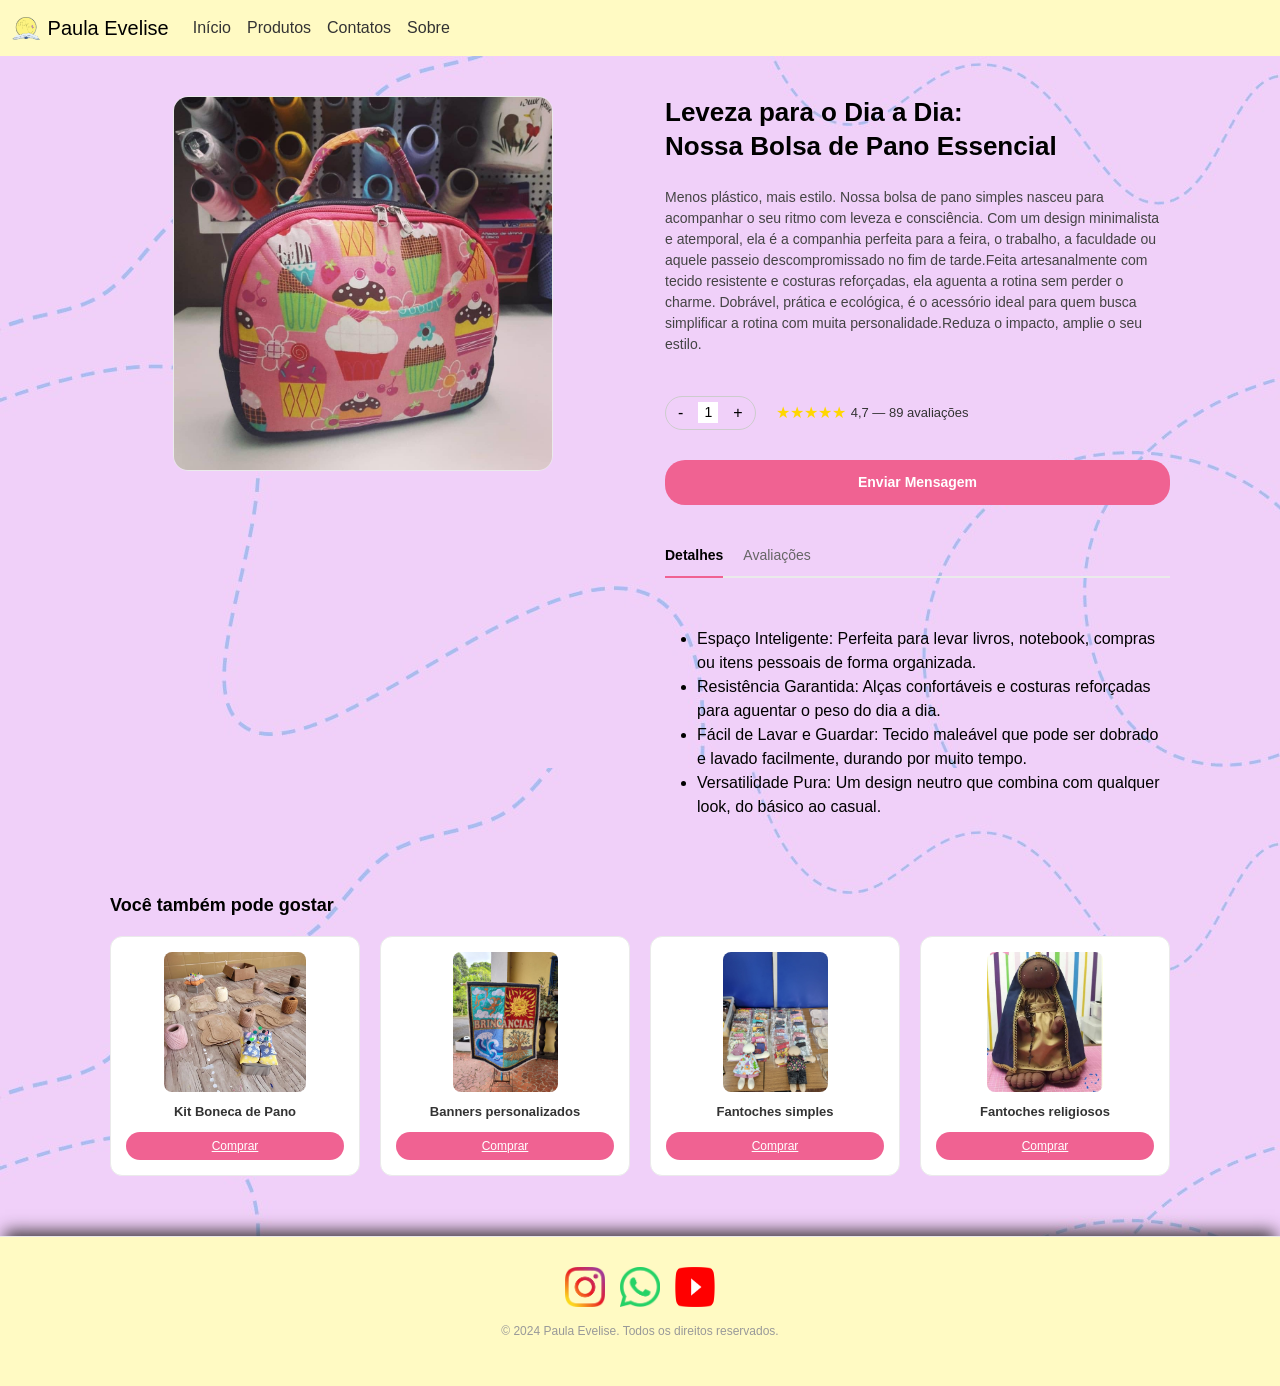
<file: produto3.html>
<!DOCTYPE html>
<html lang="pt-BR">

<head>
    <meta charset="UTF-8">
    <meta name="viewport" content="width=device-width, initial-scale=1.0">
    <link rel="shortcut icon" href="img/logo_cliente.jpeg" type="image/x-icon">
    <link href="https://cdn.jsdelivr.net/npm/bootstrap@5.3.8/dist/css/bootstrap.min.css" rel="stylesheet" integrity="sha384-sRIl4kxILFvY47J16cr9ZwB07vP4J8+LH7qKQnuqkuIAvNWLzeN8tE5YBujZqJLB" crossorigin="anonymous"> 
    <title>Bolsas - Paula Evelise</title>
    <style>
        * {
            margin: 0;
            padding: 0;
            box-sizing: border-box;
            font-family: Arial, sans-serif;
        }

        body {
            background-image: url(img/fundo.jpeg);
            color: #000000;
        }

        #menu{
    display: flex;
    width: 100vw;   
    background-color: #FFFAC3 !important;
}

#botao{
    background-color: #e0f2fe; 
}

#links{
    color: #333;
}



        .container {
            max-width: 1100px;
            margin: 40px auto;
            padding: 0 20px;
        }

        .product-essential {
            display: flex;
            gap: 50px;
            margin-bottom: 60px;
            flex-wrap: wrap;
        }

        .product-gallery {
            flex: 1;
            min-width: 320px;
            display: flex;
            justify-content: center;
            align-items: flex-start;
        }

        .main-image {
            width: 100%;
            max-width: 380px;
            height: auto;
            border-radius: 15px;
            object-fit: cover;
            border: 1px solid #EAEAEA;
            background-color: #f9f9f9;
        }

        .product-info {
            flex: 1;
            min-width: 320px;
            display: flex;
            flex-direction: column;
            gap: 15px;
        }

        .product-info h1 {
            font-size: 26px;
            line-height: 1.3;
            font-weight: bold;
        }

        .product-info .description {
            font-size: 14px;
            color: #444444;
            line-height: 1.5;
        }

        .product-info .price {
            font-size: 24px;
            font-weight: bold;
            margin-top: 5px;
        }

        .meta-row {
            display: flex;
            align-items: center;
            gap: 20px;
            margin-top: 10px;
        }

        .quantity {
            display: flex;
            align-items: center;
            border: 1px solid #CCCCCC;
            border-radius: 20px;
            padding: 4px 12px;
            gap: 15px;
        }

        .quantity button {
            background: none;
            border: none;
            font-size: 16px;
            cursor: pointer;
        }

        .quantity input {
            width: 20px;
            text-align: center;
            border: none;
            font-size: 14px;
            outline: none;
        }

        .rating {
            display: flex;
            align-items: center;
            gap: 5px;
            font-size: 13px;
            color: #333333;
        }

        .stars {
            color: #FFD700;
            font-size: 16px;
        }

        .buy-buttons {
            display: flex;
            gap: 10px;
            margin-top: 15px;
        }

        .btn {
            flex: 1;
            padding: 12px;
            border-radius: 20px;
            font-size: 14px;
            font-weight: bold;
            cursor: pointer;
            border: none;
            text-align: center;
        }

        .btn-cart {
            background-color: #f06292;
            color: white;
            text-decoration: none;
            display: inline-block;
        }

        .btn-cart:hover {
            background-color: #e91e8c;
        }

        .btn-buy {
            background-color: #f06292;
            color: white;
            text-decoration: none;
            display: inline-block;
        }

        .btn-buy:hover {
            background-color: #e91e8c;
        }

        .tabs {
            display: flex;
            gap: 20px;
            border-bottom: 2px solid #EAEAEA;
            margin-top: 25px;
            padding-bottom: 0;
        }

        .tab-item {
            font-size: 14px;
            color: #666666;
            cursor: pointer;
            background: none;
            border: none;
            padding-bottom: 10px;
            border-bottom: 2px solid transparent;
            margin-bottom: -2px;
            transition: color 0.2s, border-color 0.2s;
        }

        .tab-item.active {
            color: #000000;
            font-weight: bold;
            border-bottom: 2px solid #f06292;
        }

        .tab-content {
            display: none;
            margin-top: 18px;
            animation: fadeIn 0.25s ease;
        }

        .tab-content.active {
            display: block;
        }

        @keyframes fadeIn {
            from {
                opacity: 0;
                transform: translateY(6px);
            }

            to {
                opacity: 1;
                transform: translateY(0);
            }
        }

        .tab-content p {
            font-size: 14px;
            color: #444444;
            line-height: 1.7;
        }

        .benefits-list {
            list-style: none;
            display: flex;
            flex-direction: column;
            gap: 10px;
        }

        .benefits-list li {
            display: flex;
            align-items: flex-start;
            gap: 10px;
            font-size: 14px;
            color: #333333;
            line-height: 1.5;
        }

        .benefit-icon {
            font-size: 18px;
            flex-shrink: 0;
            margin-top: 1px;
        }

        .reviews-summary {
            display: flex;
            align-items: center;
            gap: 20px;
            margin-bottom: 20px;
            padding: 15px;
            background: #fff8fb;
            border-radius: 12px;
            border: 1px solid #f9cfe0;
        }

        .reviews-score {
            text-align: center;
        }

        .reviews-score .big-score {
            font-size: 42px;
            font-weight: bold;
            color: #f06292;
            line-height: 1;
        }

        .reviews-score .big-stars {
            color: #FFD700;
            font-size: 18px;
        }

        .reviews-score small {
            display: block;
            font-size: 11px;
            color: #888;
            margin-top: 2px;
        }

        .reviews-bars {
            flex: 1;
            display: flex;
            flex-direction: column;
            gap: 5px;
        }

        .bar-row {
            display: flex;
            align-items: center;
            gap: 8px;
            font-size: 12px;
            color: #555;
        }

        .bar-row span:first-child {
            width: 30px;
            text-align: right;
            flex-shrink: 0;
        }

        .bar-track {
            flex: 1;
            height: 7px;
            background: #eee;
            border-radius: 4px;
            overflow: hidden;
        }

        .bar-fill {
            height: 100%;
            background: #f06292;
            border-radius: 4px;
        }

        .bar-row span:last-child {
            width: 24px;
            flex-shrink: 0;
        }

        .review-list {
            display: flex;
            flex-direction: column;
            gap: 15px;
        }

        .review-card {
            background: #ffffff;
            border: 1px solid #EAEAEA;
            border-radius: 12px;
            padding: 14px 16px;
        }

        .review-header {
            display: flex;
            align-items: center;
            gap: 10px;
            margin-bottom: 6px;
        }

        .review-avatar {
            width: 36px;
            height: 36px;
            border-radius: 50%;
            background: #f06292;
            color: white;
            font-weight: bold;
            display: flex;
            align-items: center;
            justify-content: center;
            font-size: 14px;
            flex-shrink: 0;
        }

        .review-meta {
            display: flex;
            flex-direction: column;
        }

        .review-meta strong {
            font-size: 13px;
        }

        .review-meta .review-stars {
            color: #FFD700;
            font-size: 13px;
        }

        .review-date {
            margin-left: auto;
            font-size: 11px;
            color: #aaa;
            flex-shrink: 0;
        }

        .review-text {
            font-size: 13px;
            color: #444;
            line-height: 1.6;
        }

        .related-section h2 {
            font-size: 18px;
            margin-bottom: 20px;
            font-weight: bold;
        }

        .related-grid {
            display: grid;
            grid-template-columns: repeat(auto-fill, minmax(220px, 1fr));
            gap: 20px;
        }

        .related-card {
            background-color: #FFFFFF;
            border: 1px solid #EAEAEA;
            border-radius: 12px;
            padding: 15px;
            text-align: center;
            display: flex;
            flex-direction: column;
            align-items: center;
            gap: 10px;
        }

        .related-card img {
            width: 100%;
            height: 140px;
            object-fit: cover;
            border-radius: 8px;
        }

        .related-card .title {
            font-size: 13px;
            font-weight: bold;
            color: #333333;
        }

        .related-card .price {
            font-size: 14px;
            font-weight: bold;
        }

        .related-card .btn-add {
            background-color: #f06292;
            color: white;
            border: none;
            border-radius: 15px;
            padding: 5px 15px;
            font-size: 12px;
            cursor: pointer;
            width: 100%;
        }

        .related-card .btn-add:hover {
            background-color: #e91e8c;
        }

        footer {
            border-top: 1px solid #EAEAEA;
            margin-top: 60px;
            padding: 30px 40px;
            display: flex;
            background-color: #FFFAC3;
            flex-direction: column;
            align-items: center;
            gap: 15px;
            box-shadow: 0 -10px 15px -5px rgba(49, 44, 44, 0.9);
        }

        .footer-socials {
            display: flex;
            gap: 15px;
        }

        .footer-socials a img {
            width: 40px;
            height: 40px;
        }

        footer .copyright {
            font-size: 12px;
            color: #999999;
            text-align: center;
        }

        @media (max-width: 610px) {
            header {
                flex-direction: column;
                height: auto;
                padding: 15px 20px;
                gap: 12px;
            }

            nav {
                gap: 15px;
            }

            nav a {
                font-size: 16px;
            }

            .product-essential {
                flex-direction: column;
                gap: 25px;
                margin-bottom: 30px;
            }

            .product-gallery {
                min-width: unset;
                width: 100%;
            }

            .main-image {
                max-width: 100%;
            }

            .product-info {
                min-width: unset;
                width: 100%;
            }

            .product-info h1 {
                font-size: 20px;
            }

            .product-info .price {
                font-size: 20px;
            }

            .meta-row {
                flex-wrap: wrap;
                gap: 12px;
            }

            .buy-buttons {
                flex-direction: column;
            }

            .btn {
                width: 100%;
            }

            .tabs {
                gap: 10px;
                overflow-x: auto;
            }

            .tab-item {
                font-size: 13px;
                white-space: nowrap;
            }

            .reviews-summary {
                flex-direction: column;
                align-items: flex-start;
            }

            .reviews-score {
                width: 100%;
            }

            .related-grid {
                grid-template-columns: repeat(2, 1fr);
                gap: 12px;
            }

            .related-card {
                padding: 10px;
            }

            .related-card img {
                height: 100px;
            }

            .related-card .title {
                font-size: 11px;
            }

            .related-card .price {
                font-size: 12px;
            }

            footer {
                padding: 20px;
            }
        }
    </style>
</head>

<body>

    <header>
        <nav class="navbar navbar-expand-lg bg-body-tertiary" id="menu">
            <div class="container-fluid">
                <a class="navbar-brand" href="#">
                    <img src="./imagens_index/logoCliente.png" alt="Logo" width="30" height="24" class="d-inline-block align-text-top">
                    Paula Evelise
                  </a>
              <button class="navbar-toggler" type="button" data-bs-toggle="collapse" data-bs-target="#navbarNav" aria-controls="navbarNav" aria-expanded="false" aria-label="Toggle navigation" id="botao"> 
                <span class="navbar-toggler-icon"></span>
              </button>
              <div class="collapse navbar-collapse" id="navbarNav">
                <ul class="navbar-nav">
                  <li class="nav-item">
                    <a class="nav-link" href="./index.html" id="links">Início</a>
                  </li>
                  <li class="nav-item">
                    <a class="nav-link" href="./produtos.html" id="links">Produtos</a>
                  </li>
                  <li class="nav-item">
                    <a class="nav-link" href="./Contatos.html" id="links">Contatos</a>
                  </li>
                  <li class="nav-item">
                    <a class="nav-link" href="./sobre.html" id="links">Sobre</a>
                  </li>
                </ul>
              </div>
            </div>
          </nav>
    </header>

    <div class="container">
        <div class="product-essential">

           <div class="product-gallery">
                <img src="./imagens_index/bolsa.jpg" alt="Bolsas personalizadas" class="main-image">
            </div>

            <div class="product-info">
                <h1>Leveza para o Dia a Dia:<br> Nossa Bolsa de Pano Essencial</h1>
                <p class="description">Menos plástico, mais estilo. Nossa bolsa de pano simples nasceu para acompanhar o seu ritmo com leveza e consciência. Com um design minimalista e atemporal, ela é a companhia perfeita para a feira, o trabalho, a faculdade ou aquele passeio descompromissado no fim de tarde.Feita artesanalmente com tecido resistente e costuras reforçadas, ela aguenta a rotina sem perder o charme. Dobrável, prática e ecológica, é o acessório ideal para quem busca simplificar a rotina com muita personalidade.Reduza o impacto, amplie o seu estilo.</p>
                

                <div class="meta-row">
                    <div class="quantity">
                        <button onclick="alterarQtd(-1)">-</button>
                        <input type="text" id="qtd" value="1" readonly>
                        <button onclick="alterarQtd(1)">+</button>
                    </div>
                    <div class="rating">
                        <span class="stars">★★★★★</span>
                        <span>4,7 — 89 avaliações</span>
                    </div>
                </div>

                  <div class="buy-buttons">
                    <a href="https://wa.me/5511960605992?text=Ol%C3%A1!%0AQuero%20informa%C3%A7%C3%B5es%20sobre%20as%20bolsas." target="_blank" class="btn btn-buy">Enviar Mensagem</a>
                </div>

                <!-- ABAS -->
                <div class="tabs">
                    <button class="tab-item active" onclick="abrirAba(event, 'tab-detalhes')">Detalhes</button>
                    <button class="tab-item" onclick="abrirAba(event, 'tab-avaliacoes')">Avaliações</button>
                </div>

                <!-- CONTEÚDO: Detalhes -->
                <div id="tab-detalhes" class="tab-content active">
                    <p><ul><p><li>Espaço Inteligente: Perfeita para levar livros, notebook, compras ou itens pessoais de forma organizada.</li>

                    <li>Resistência Garantida: Alças confortáveis e costuras reforçadas para aguentar o peso do dia a dia.</li>

                    <li>Fácil de Lavar e Guardar: Tecido maleável que pode ser dobrado e lavado facilmente, durando por muito tempo.</li>

                    <li>Versatilidade Pura: Um design neutro que combina com qualquer look, do básico ao casual.</p></ul></li></p>
                </div>


              

                <!-- CONTEÚDO: Avaliações -->
                <div id="tab-avaliacoes" class="tab-content">
                    <div class="reviews-summary">
                        <div class="reviews-score">
                            <div class="big-score">4,7</div>
                            <div class="big-stars">★★★★★</div>
                            <small>89 avaliações</small>
                        </div>
                        <div class="reviews-bars">
                            <div class="bar-row"><span>5 ★</span><div class="bar-track"><div class="bar-fill" style="width:78%"></div></div><span>69</span></div>
                            <div class="bar-row"><span>4 ★</span><div class="bar-track"><div class="bar-fill" style="width:14%"></div></div><span>13</span></div>
                            <div class="bar-row"><span>3 ★</span><div class="bar-track"><div class="bar-fill" style="width:5%"></div></div><span>5</span></div>
                            <div class="bar-row"><span>2 ★</span><div class="bar-track"><div class="bar-fill" style="width:2%"></div></div><span>2</span></div>
                            <div class="bar-row"><span>1 ★</span><div class="bar-track"><div class="bar-fill" style="width:0%"></div></div><span>0</span></div>
                        </div>
                    </div>

                    <div class="review-list">
                        <div class="review-card">
                            <div class="review-header">
                                <div class="review-avatar">CR</div>
                                <div class="review-meta">
                                    <strong>Cláudia R.</strong>
                                    <span class="review-stars">★★★★★</span>
                                </div>
                                <span class="review-date">há 3 dias</span>
                            </div>
                            <p class="review-text">Estou usando a minha bolsa há duas semanas para ir à faculdade e ela é simplesmente perfeita! Cabe meu notebook, caderno e estojo sem parecer que vai arrebentar. As alças são super confortáveis no ombro e a costura é super reforçada. Com certeza vou comprar mais para dar de presente.</p>
                        </div>

                        <div class="review-card">
                            <div class="review-header">
                                <div class="review-avatar">TS</div>
                                <div class="review-meta">
                                    <strong>Tatiane S.</strong>
                                    <span class="review-stars">★★★★★</span>
                                </div>
                                <span class="review-date">há 1 semana</span>
                            </div>
                            <p class="review-text">Essa bolsa virou a minha salvação no dia a dia com as crianças. Jogo tudo dentro: mudas de roupa, garrafinhas de água, brinquedos... Ela é super leve, não ocupa espaço nenhum quando está dobrada na mala e aguenta o tranco da rotina. O acabamento artesanal é lindo demais.</p>
                        </div>

                        <div class="review-card">
                            <div class="review-header">
                                <div class="review-avatar">MG</div>
                                <div class="review-meta">
                                    <strong>Marcos G.</strong>
                                    <span class="review-stars">★★★★☆</span>
                                </div>
                                <span class="review-date">há 2 semanas</span>
                            </div>
                            <p class="review-text">O tecido é ótimo, grosso na medida certa e super fácil de lavar. Fora que o design minimalista dela combina com qualquer roupa casual. Muito melhor do que ficar usando sacola plástica por aí!</p>
                        </div>
                    </div>
                </div>
                <!-- fim conteúdos de abas -->

            </div>
        </div>

        <div class="related-section">
            <h2>Você também pode gostar</h2>
            <div class="related-grid">
                <div class="related-card">
                    <a href="produto1.html"><img src="./imagens_index/kit.jpg" alt="Kit Boneca de Pano"></a>
                    <div class="title">Kit Boneca de Pano</div>
                    
                    <a href="produto1.html" class="btn-add">Comprar</a>
                </div>
                <div class="related-card">
                    <a href="produto2.html"><img src="./imagens_index/banner dela.jpg" alt="Banners personalizados"></a>
                    <div class="title">Banners personalizados</div>
                    
                    <a href="produto2.html" class="btn-add">Comprar</a>
                </div>
                <div class="related-card">
                    <a href="produto4.html"><img src="./imagens_index/boneca.jpg" alt="Fantoches simples"></a>
                    <div class="title">Fantoches simples</div>
                    
                    <a href="produto4.html" class="btn-add">Comprar</a>
                </div>
                <div class="related-card">
                    <a href="produto5.html"><img src="./imagens_index/religiosas.jpg" alt="Fantoches religiosos"></a>
                    <div class="title">Fantoches religiosos</div>
                    
                    <a href="produto5.html" class="btn-add">Comprar</a>
                </div>
            </div>
        </div>
    </div>

    <footer>
        <div class="footer-socials">
            <a href="https://www.instagram.com/paulaevelise72?igsh=MTg4MHEwcnJuc3Zzeg==" target="_blank"><img src="img/insta.png" alt="Instagram"></a>
            <a href="https://wa.me/5511960605992?text=Ol%C3%A1!%0AQuero%20informa%C3%A7%C3%B5es%20sobre%20os%20produtos." target="_blank"><img src="img/whatts.png" alt="WhatsApp"></a>
            <a href="https://m.youtube.com/channel/UCNgQJVknTLY3jmE4NBJoQzw" target="_blank"><img src="img/li.png" alt="YouTube"></a>
        </div>
        <p class="copyright">&copy; 2024 Paula Evelise. Todos os direitos reservados.</p>
    </footer>

    <div vw class="enabled">
        <div vw-access-button class="active"></div>
        <div vw-plugin-wrapper>
            <div class="vw-plugin-top-wrapper"></div>
        </div>
    </div>

    <script>
        function alterarQtd(valor) {
            let campo = document.getElementById('qtd');
            let atual = parseInt(campo.value);
            let Size = atual + valor;
            if (Size >= 1) campo.value = Size;
        }

        function abrirAba(event, idAba) {
            document.querySelectorAll('.tab-item').forEach(btn => btn.classList.remove('active'));
            document.querySelectorAll('.tab-content').forEach(content => content.classList.remove('active'));
            event.currentTarget.classList.add('active');
            document.getElementById(idAba).classList.add('active');
        }
    </script>
    <script src="https://vlibras.gov.br/app/vlibras-plugin.js"></script>
    <script>new window.VLibras.Widget('https://vlibras.gov.br/app');</script>
</body>

</html>
</file>
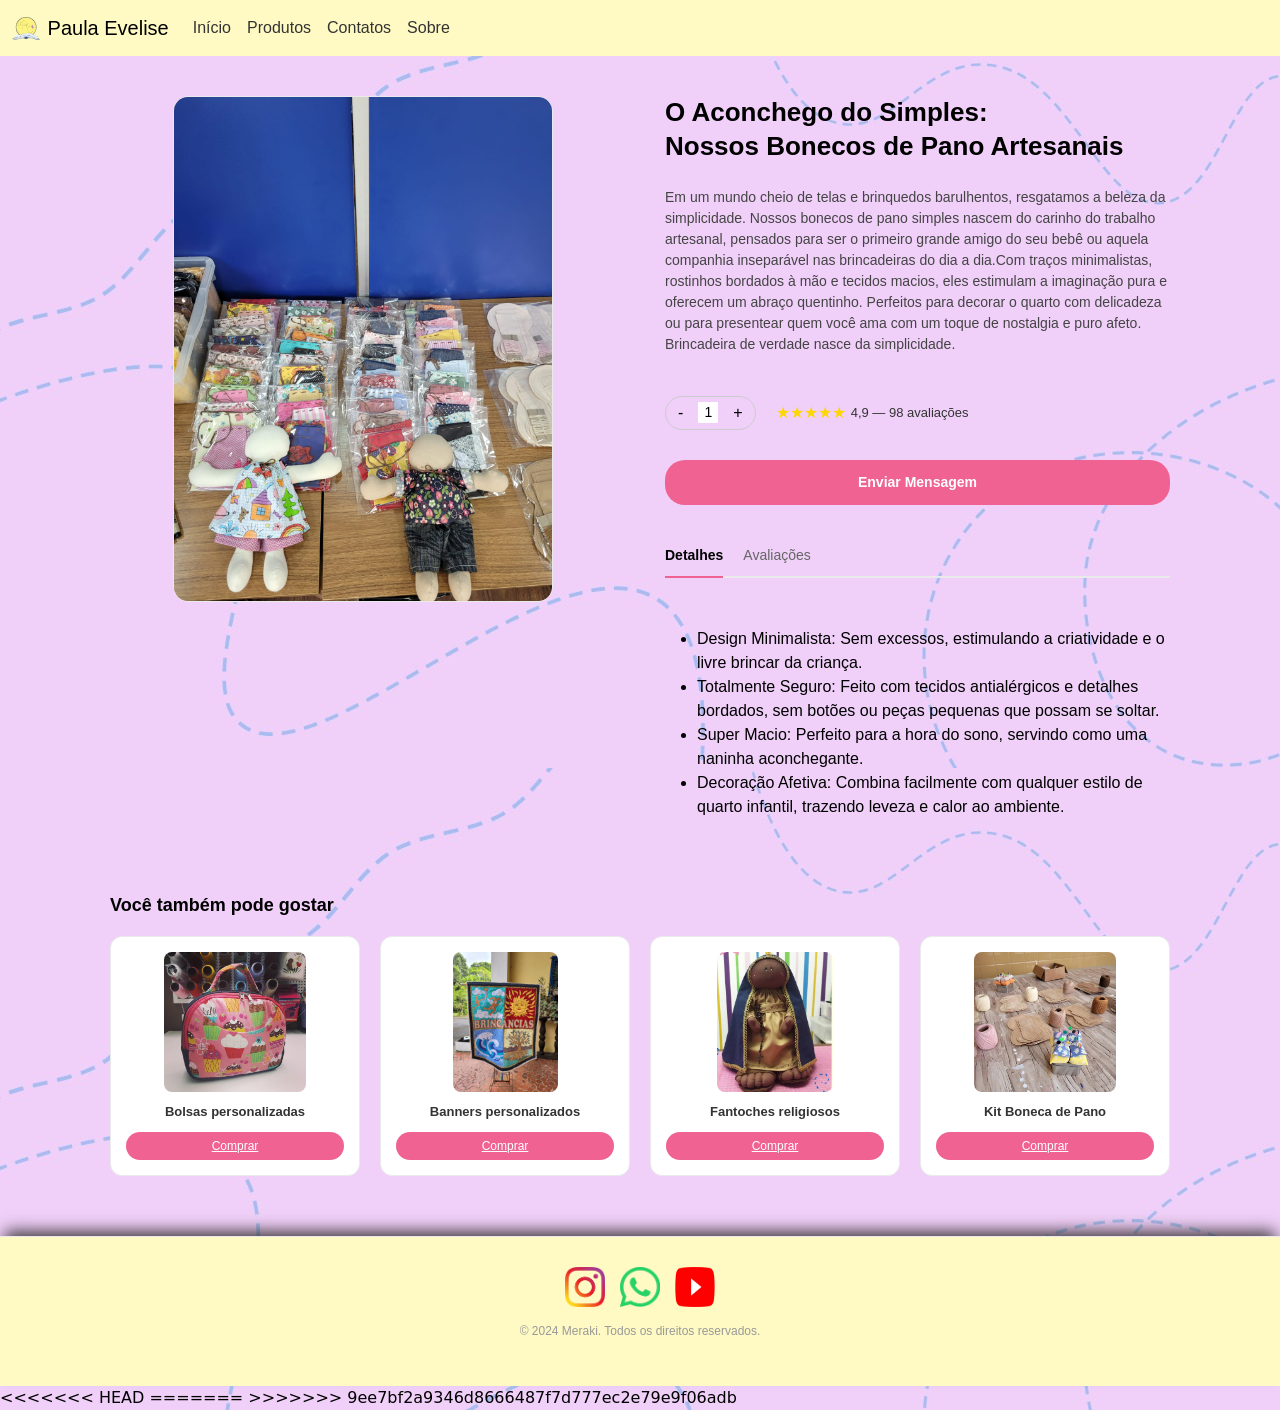
<file: produto4.html>
<!DOCTYPE html>
<html lang="pt-BR">

<head>
    <meta charset="UTF-8">
    <meta name="viewport" content="width=device-width, initial-scale=1.0">
    <link rel="shortcut icon" href="img/logo_cliente.jpeg" type="image/x-icon">
    <link href="https://cdn.jsdelivr.net/npm/bootstrap@5.3.8/dist/css/bootstrap.min.css" rel="stylesheet" integrity="sha384-sRIl4kxILFvY47J16cr9ZwB07vP4J8+LH7qKQnuqkuIAvNWLzeN8tE5YBujZqJLB" crossorigin="anonymous"> 
    <title>Fantoches simples - Paula Evelise</title>
    <style>
        * {
            margin: 0;
            padding: 0;
            box-sizing: border-box;
            font-family: Arial, sans-serif;
        }

        body {
            background-image: url(img/fundo.jpeg);
            color: #000000;
        }

        #menu{
    display: flex;
    width: 100vw;   
    background-color: #FFFAC3 !important;
}

#botao{
    background-color: #e0f2fe; 
}

#links{
    color: #333;
}



        .container {
            max-width: 1100px;
            margin: 40px auto;
            padding: 0 20px;
        }

        .product-essential {
            display: flex;
            gap: 50px;
            margin-bottom: 60px;
            flex-wrap: wrap;
        }

        .product-gallery {
            flex: 1;
            min-width: 320px;
            display: flex;
            justify-content: center;
            align-items: flex-start;
        }

        .main-image {
            width: 100%;
            max-width: 380px;
            height: auto;
            border-radius: 15px;
            object-fit: cover;
            border: 1px solid #EAEAEA;
            background-color: #f9f9f9;
        }

        .product-info {
            flex: 1;
            min-width: 320px;
            display: flex;
            flex-direction: column;
            gap: 15px;
        }

        .product-info h1 {
            font-size: 26px;
            line-height: 1.3;
            font-weight: bold;
        }

        .product-info .description {
            font-size: 14px;
            color: #444444;
            line-height: 1.5;
        }

        .product-info .price {
            font-size: 24px;
            font-weight: bold;
            margin-top: 5px;
        }

        .meta-row {
            display: flex;
            align-items: center;
            gap: 20px;
            margin-top: 10px;
        }

        .quantity {
            display: flex;
            align-items: center;
            border: 1px solid #CCCCCC;
            border-radius: 20px;
            padding: 4px 12px;
            gap: 15px;
        }

        .quantity button {
            background: none;
            border: none;
            font-size: 16px;
            cursor: pointer;
        }

        .quantity input {
            width: 20px;
            text-align: center;
            border: none;
            font-size: 14px;
            outline: none;
        }

        .rating {
            display: flex;
            align-items: center;
            gap: 5px;
            font-size: 13px;
            color: #333333;
        }

        .stars {
            color: #FFD700;
            font-size: 16px;
        }

        .buy-buttons {
            display: flex;
            gap: 10px;
            margin-top: 15px;
        }

        .btn {
            flex: 1;
            padding: 12px;
            border-radius: 20px;
            font-size: 14px;
            font-weight: bold;
            cursor: pointer;
            border: none;
            text-align: center;
        }

        .btn-cart {
            background-color: #f06292;
            color: white;
            text-decoration: none;
            display: inline-block;
        }

        .btn-cart:hover {
            background-color: #e91e8c;
        }

        .btn-buy {
            background-color: #f06292;
            color: white;
            text-decoration: none;
            display: inline-block;
        }

        .btn-buy:hover {
            background-color: #e91e8c;
        }

        .tabs {
            display: flex;
            gap: 20px;
            border-bottom: 2px solid #EAEAEA;
            margin-top: 25px;
            padding-bottom: 0;
        }

        .tab-item {
            font-size: 14px;
            color: #666666;
            cursor: pointer;
            background: none;
            border: none;
            padding-bottom: 10px;
            border-bottom: 2px solid transparent;
            margin-bottom: -2px;
            transition: color 0.2s, border-color 0.2s;
        }

        .tab-item.active {
            color: #000000;
            font-weight: bold;
            border-bottom: 2px solid #f06292;
        }

        .tab-content {
            display: none;
            margin-top: 18px;
            animation: fadeIn 0.25s ease;
        }

        .tab-content.active {
            display: block;
        }

        @keyframes fadeIn {
            from {
                opacity: 0;
                transform: translateY(6px);
            }

            to {
                opacity: 1;
                transform: translateY(0);
            }
        }

        .tab-content p {
            font-size: 14px;
            color: #444444;
            line-height: 1.7;
        }

        .benefits-list {
            list-style: none;
            display: flex;
            flex-direction: column;
            gap: 10px;
        }

        .benefits-list li {
            display: flex;
            align-items: flex-start;
            gap: 10px;
            font-size: 14px;
            color: #333333;
            line-height: 1.5;
        }

        .benefit-icon {
            font-size: 18px;
            flex-shrink: 0;
            margin-top: 1px;
        }

        .reviews-summary {
            display: flex;
            align-items: center;
            gap: 20px;
            margin-bottom: 20px;
            padding: 15px;
            background: #fff8fb;
            border-radius: 12px;
            border: 1px solid #f9cfe0;
        }

        .reviews-score {
            text-align: center;
        }

        .reviews-score .big-score {
            font-size: 42px;
            font-weight: bold;
            color: #f06292;
            line-height: 1;
        }

        .reviews-score .big-stars {
            color: #FFD700;
            font-size: 18px;
        }

        .reviews-score small {
            display: block;
            font-size: 11px;
            color: #888;
            margin-top: 2px;
        }

        .reviews-bars {
            flex: 1;
            display: flex;
            flex-direction: column;
            gap: 5px;
        }

        .bar-row {
            display: flex;
            align-items: center;
            gap: 8px;
            font-size: 12px;
            color: #555;
        }

        .bar-row span:first-child {
            width: 30px;
            text-align: right;
            flex-shrink: 0;
        }

        .bar-track {
            flex: 1;
            height: 7px;
            background: #eee;
            border-radius: 4px;
            overflow: hidden;
        }

        .bar-fill {
            height: 100%;
            background: #f06292;
            border-radius: 4px;
        }

        .bar-row span:last-child {
            width: 24px;
            flex-shrink: 0;
        }

        .review-list {
            display: flex;
            flex-direction: column;
            gap: 15px;
        }

        .review-card {
            background: #ffffff;
            border: 1px solid #EAEAEA;
            border-radius: 12px;
            padding: 14px 16px;
        }

        .review-header {
            display: flex;
            align-items: center;
            gap: 10px;
            margin-bottom: 6px;
        }

        .review-avatar {
            width: 36px;
            height: 36px;
            border-radius: 50%;
            background: #f06292;
            color: white;
            font-weight: bold;
            display: flex;
            align-items: center;
            justify-content: center;
            font-size: 14px;
            flex-shrink: 0;
        }

        .review-meta {
            display: flex;
            flex-direction: column;
        }

        .review-meta strong {
            font-size: 13px;
        }

        .review-meta .review-stars {
            color: #FFD700;
            font-size: 13px;
        }

        .review-date {
            margin-left: auto;
            font-size: 11px;
            color: #aaa;
            flex-shrink: 0;
        }

        .review-text {
            font-size: 13px;
            color: #444;
            line-height: 1.6;
        }

        .related-section h2 {
            font-size: 18px;
            margin-bottom: 20px;
            font-weight: bold;
        }

        .related-grid {
            display: grid;
            grid-template-columns: repeat(auto-fill, minmax(220px, 1fr));
            gap: 20px;
        }

        .related-card {
            background-color: #FFFFFF;
            border: 1px solid #EAEAEA;
            border-radius: 12px;
            padding: 15px;
            text-align: center;
            display: flex;
            flex-direction: column;
            align-items: center;
            gap: 10px;
        }

        .related-card img {
            width: 100%;
            height: 140px;
            object-fit: cover;
            border-radius: 8px;
        }

        .related-card .title {
            font-size: 13px;
            font-weight: bold;
            color: #333333;
        }

        .related-card .price {
            font-size: 14px;
            font-weight: bold;
        }

        .related-card .btn-add {
            background-color: #f06292;
            color: white;
            border: none;
            border-radius: 15px;
            padding: 5px 15px;
            font-size: 12px;
            cursor: pointer;
            width: 100%;
        }

        .related-card .btn-add:hover {
            background-color: #e91e8c;
        }

        footer {
            border-top: 1px solid #EAEAEA;
            margin-top: 60px;
            padding: 30px 40px;
            display: flex;
            background-color: #FFFAC3;
            flex-direction: column;
            align-items: center;
            gap: 15px;
            box-shadow: 0 -10px 15px -5px rgba(49, 44, 44, 0.9);
        }

        .footer-socials {
            display: flex;
            gap: 15px;
        }

        .footer-socials a img {
            width: 40px;
            height: 40px;
        }

        footer .copyright {
            font-size: 12px;
            color: #999999;
            text-align: center;
        }

        @media (max-width: 610px) {
            header {
                flex-direction: column;
                height: auto;
                padding: 15px 20px;
                gap: 12px;
            }

            nav {
                gap: 15px;
            }

            nav a {
                font-size: 16px;
            }

            .product-essential {
                flex-direction: column;
                gap: 25px;
                margin-bottom: 30px;
            }

            .product-gallery {
                min-width: unset;
                width: 100%;
            }

            .main-image {
                max-width: 100%;
            }

            .product-info {
                min-width: unset;
                width: 100%;
            }

            .product-info h1 {
                font-size: 20px;
            }

            .product-info .price {
                font-size: 20px;
            }

            .meta-row {
                flex-wrap: wrap;
                gap: 12px;
            }

            .buy-buttons {
                flex-direction: column;
            }

            .btn {
                width: 100%;
            }

            .tabs {
                gap: 10px;
                overflow-x: auto;
            }

            .tab-item {
                font-size: 13px;
                white-space: nowrap;
            }

            .reviews-summary {
                flex-direction: column;
                align-items: flex-start;
            }

            .reviews-score {
                width: 100%;
            }

            .related-grid {
                grid-template-columns: repeat(2, 1fr);
                gap: 12px;
            }

            .related-card {
                padding: 10px;
            }

            .related-card img {
                height: 100px;
            }

            .related-card .title {
                font-size: 11px;
            }

            .related-card .price {
                font-size: 12px;
            }

            footer {
                padding: 20px;
            }
        }
    </style>
</head>

<body>

    <header>
        <nav class="navbar navbar-expand-lg bg-body-tertiary" id="menu">
            <div class="container-fluid">
                <a class="navbar-brand" href="#">
                    <img src="./imagens_index/logoCliente.png" alt="Logo" width="30" height="24" class="d-inline-block align-text-top">
                    Paula Evelise
                  </a>
              <button class="navbar-toggler" type="button" data-bs-toggle="collapse" data-bs-target="#navbarNav" aria-controls="navbarNav" aria-expanded="false" aria-label="Toggle navigation" id="botao"> 
                <span class="navbar-toggler-icon"></span>
              </button>
              <div class="collapse navbar-collapse" id="navbarNav">
                <ul class="navbar-nav">
                  <li class="nav-item">
                    <a class="nav-link" href="./index.html" id="links">Início</a>
                  </li>
                  <li class="nav-item">
                    <a class="nav-link" href="./produtos.html" id="links">Produtos</a>
                  </li>
                  <li class="nav-item">
                    <a class="nav-link" href="./Contatos.html" id="links">Contatos</a>
                  </li>
                  <li class="nav-item">
                    <a class="nav-link" href="./sobre.html" id="links">Sobre</a>
                  </li>
                </ul>
              </div>
            </div>
          </nav>
    </header>

    <div class="container">
        <div class="product-essential">

            <div class="product-gallery">
                <img src="./imagens_index/boneca.jpg" alt="Fantoches simples" class="main-image">
            </div>

            <div class="product-info">
                <h1>O Aconchego do Simples: <br>Nossos Bonecos de Pano Artesanais</h1>
                <p class="description">Em um mundo cheio de telas e brinquedos barulhentos, resgatamos a beleza da simplicidade. Nossos bonecos de pano simples nascem do carinho do trabalho artesanal, pensados para ser o primeiro grande amigo do seu bebê ou aquela companhia inseparável nas brincadeiras do dia a dia.Com traços minimalistas, rostinhos bordados à mão e tecidos macios, eles estimulam a imaginação pura e oferecem um abraço quentinho. Perfeitos para decorar o quarto com delicadeza ou para presentear quem você ama com um toque de nostalgia e puro afeto. Brincadeira de verdade nasce da simplicidade.</p>
                

                <div class="meta-row">
                    <div class="quantity">
                        <button onclick="alterarQtd(-1)">-</button>
                        <input type="text" id="qtd" value="1" readonly>
                        <button onclick="alterarQtd(1)">+</button>
                    </div>
                    <div class="rating">
                        <span class="stars">★★★★★</span>
                        <span>4,9 — 98 avaliações</span>
                    </div>
                </div>

                  <div class="buy-buttons">
                    <a href="https://wa.me/5511960605992?text=Ol%C3%A1!%0AQuero%20informa%C3%A7%C3%B5es%20sobre%20os%20fantoches." target="_blank" class="btn btn-buy">Enviar Mensagem</a>
                </div>

                <div class="tabs">
                    <button class="tab-item active" onclick="abrirAba(event, 'tab-detalhes')">Detalhes</button>
                    <button class="tab-item" onclick="abrirAba(event, 'tab-avaliacoes')">Avaliações</button>
                </div>

                <div id="tab-detalhes" class="tab-content active">
                    <p><ul><p><li>Design Minimalista: Sem excessos, estimulando a criatividade e o livre brincar da criança.</li>

                    <li>Totalmente Seguro: Feito com tecidos antialérgicos e detalhes bordados, sem botões ou peças pequenas que possam se soltar.</li>

                    <li>Super Macio: Perfeito para a hora do sono, servindo como uma naninha aconchegante.</li>

                    <li>Decoração Afetiva: Combina facilmente com qualquer estilo de quarto infantil, trazendo leveza e calor ao ambiente.</p></ul></li></p>
                </div>

                
                <div id="tab-avaliacoes" class="tab-content">
                    <div class="reviews-summary">
                        <div class="reviews-score">
                            <div class="big-score">4,9</div>
                            <div class="big-stars">★★★★★</div>
                            <small>98 avaliações</small>
                        </div>
                        <div class="reviews-bars">
                            <div class="bar-row"><span>5 ★</span>
                                <div class="bar-track">
                                    <div class="bar-fill" style="width:88%"></div>
                                </div><span>86</span>
                            </div>
                            <div class="bar-row"><span>4 ★</span>
                                <div class="bar-track">
                                    <div class="bar-fill" style="width:9%"></div>
                                </div><span>9</span>
                            </div>
                            <div class="bar-row"><span>3 ★</span>
                                <div class="bar-track">
                                    <div class="bar-fill" style="width:2%"></div>
                                </div><span>2</span>
                            </div>
                            <div class="bar-row"><span>2 ★</span>
                                <div class="bar-track">
                                    <div class="bar-fill" style="width:1%"></div>
                                </div><span>1</span>
                            </div>
                            <div class="bar-row"><span>1 ★</span>
                                <div class="bar-track">
                                    <div class="bar-fill" style="width:0%"></div>
                                </div><span>0</span>
                            </div>
                        </div>
                    </div>

                    <div class="review-list">
                        <div class="review-card">
                            <div class="review-header">
                                <div class="review-avatar">JF</div>
                                <div class="review-meta">
                                    <strong>Julia F.</strong>
                                    <span class="review-stars">★★★★★</span>
                                </div>
                                <span class="review-date">há 5 dias</span>
                            </div>
                            <p class="review-text">Estava procurando um brinquedo que não fosse cheio de plástico e luzes, e esse boneco foi um achado! A simplicidade dele é linda. Minha filha de 1 ano dorme abraçada com ele todas as noites porque o tecido é incrivelmente macio. Dá para sentir o carinho em cada costura.</p>
                        </div>

                        <div class="review-card">
                            <div class="review-header">
                                <div class="review-avatar">MO</div>
                                <div class="review-meta">
                                    <strong>Marcos O.</strong>
                                    <span class="review-stars">★★★★★</span>
                                </div>
                                <span class="review-date">há 2 semanas</span>
                            </div>
                            <p class="review-text">Sensacional! O design simples é perfeito porque não tem nada que possa soltar e machucar o bebê, como botões ou olhos de plástico. É tudo bordadinho e super seguro. Meu filho carrega para todo lado e já virou o companheiro oficial de aventuras.</p>
                        </div>

                        <div class="review-card">
                            <div class="review-header">
                                <div class="review-avatar">BT</div>
                                <div class="review-meta">
                                    <strong>Beatriz T.</strong>
                                    <span class="review-stars">★★★★☆</span>
                                </div>
                                <span class="review-date">há 3 semanas</span>
                            </div>
                            <p class="review-text">Perfeito para presentear em chá de bebê! É um presente neutro, minimalista e cheio de significado. A entrega foi super rápida, veio bem embalado e com um cheirinho maravilhoso. O site está de parabéns pelo atendimento e pela qualidade do artesanato.</p>
                        </div>
                    </div>
                </div>

            </div>
        </div>

        <div class="related-section">
            <h2>Você também pode gostar</h2>
            <div class="related-grid">
                <div class="related-card">
                    <a href="produto3.html"><img src="./imagens_index/bolsa.jpg" alt="Bolsas personalizadas"></a>
                    <div class="title">Bolsas personalizadas</div>
                    
                    <a href="produto3.html" class="btn-add">Comprar</a>
                </div>
                <div class="related-card">
                    <a href="produto2.html"><img src="./imagens_index/banner dela.jpg" alt="Banners personalizados"></a>
                    <div class="title">Banners personalizados</div>
                    
                    <a href="produto2.html" class="btn-add">Comprar</a>
                </div>
                <div class="related-card">
                    <a href="produto5.html"><img src="./imagens_index/religiosas.jpg" alt="Fantoches religiosos"></a>
                    <div class="title">Fantoches religiosos</div>
                    
                    <a href="produto5.html" class="btn-add">Comprar</a>
                </div>
                <div class="related-card">
                    <a href="produto1.html"><img src="./imagens_index/kit.jpg" alt="Kit Boneca de Pano"></a>
                    <div class="title">Kit Boneca de Pano</div>
                    
                    <a href="produto1.html" class="btn-add">Comprar</a>
                </div>
            </div>
        </div>
    </div>

    <footer>
        <div class="footer-socials">
            <a href="https://www.instagram.com/paulaevelise72?igsh=MTg4MHEwcnJuc3Zzeg==" target="_blank"><img src="img/insta.png" alt="Instagram"></a>
            <a href="https://wa.me/5511960605992?text=Ol%C3%A1!%0AQuero%20informa%C3%A7%C3%B5es%20sobre%20os%20produtos." target="_blank"><img src="img/whatts.png" alt="WhatsApp"></a>
            <a href="https://m.youtube.com/channel/UCNgQJVknTLY3jmE4NBJoQzw" target="_blank"><img src="img/li.png" alt="YouTube"></a>
        </div>
        <p class="copyright">&copy; 2024 Meraki. Todos os direitos reservados.</p>
    </footer>
    <div vw class="enabled">
        <div vw-access-button class="active"></div>
        <div vw-plugin-wrapper>
            <div class="vw-plugin-top-wrapper"></div>
        </div>
    </div>

    <script>
        function alterarQtd(valor) {
            let campo = document.getElementById('qtd');
            let atual = parseInt(campo.value);
            let novo = atual + valor;
            if (novo >= 1) campo.value = novo;
        }

        function abrirAba(event, idAba) {
            document.querySelectorAll('.tab-item').forEach(btn => btn.classList.remove('active'));
            document.querySelectorAll('.tab-content').forEach(content => content.classList.remove('active'));
            event.currentTarget.classList.add('active');
            document.getElementById(idAba).classList.add('active');
        }
    </script>
<<<<<<< HEAD
     <script src="https://cdn.jsdelivr.net/npm/bootstrap@5.3.8/dist/js/bootstrap.bundle.min.js" integrity="sha384-FKyoEForCGlyvwx9Hj09JcYn3nv7wiPVlz7YYwJrWVcXK/BmnVDxM+D2scQbITxI" crossorigin="anonymous"></script>
=======
     <script src="https://vlibras.gov.br/app/vlibras-plugin.js"></script>
     <script>
         new window.VLibras.Widget('https://vlibras.gov.br/app');
     </script>
>>>>>>> 9ee7bf2a9346d8666487f7d777ec2e79e9f06adb
</body>

</html>
</file>
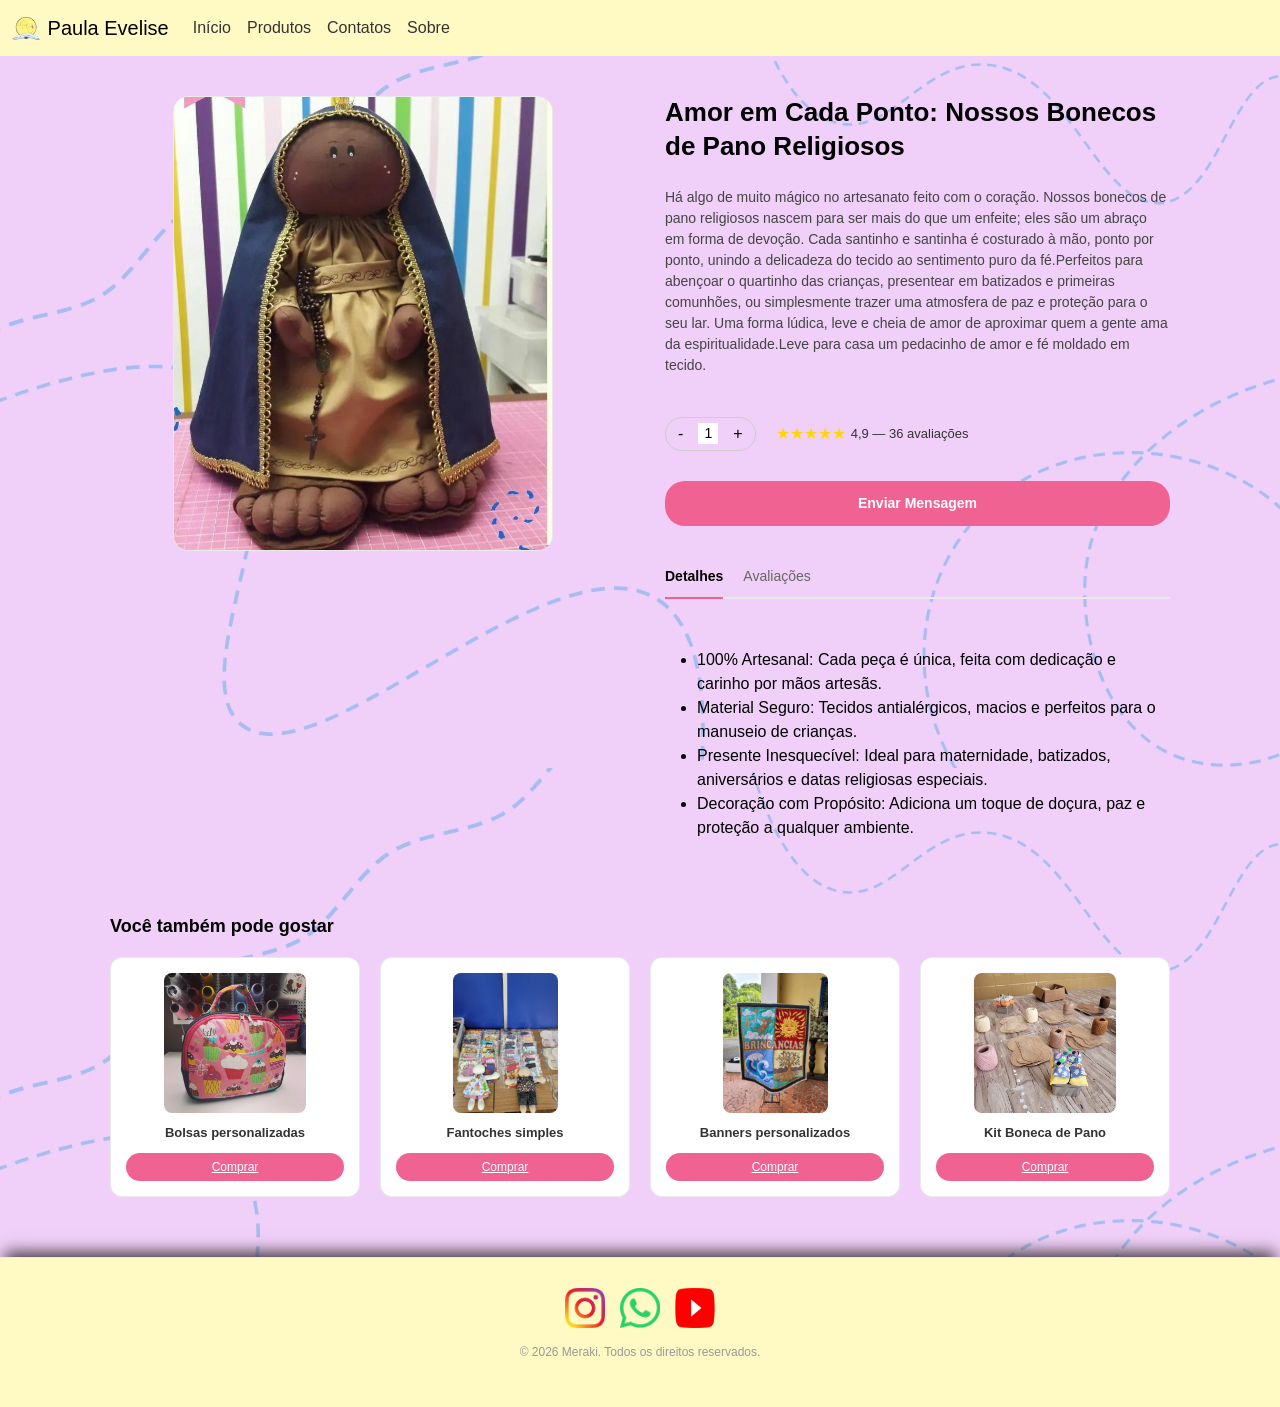
<file: produto5.html>
<!DOCTYPE html>
<html lang="pt-BR">

<head>
    <meta charset="UTF-8">
    <meta name="viewport" content="width=device-width, initial-scale=1.0">
    <link rel="shortcut icon" href="img/logo_cliente.jpeg" type="image/x-icon">
    <link href="https://cdn.jsdelivr.net/npm/bootstrap@5.3.8/dist/css/bootstrap.min.css" rel="stylesheet" integrity="sha384-sRIl4kxILFvY47J16cr9ZwB07vP4J8+LH7qKQnuqkuIAvNWLzeN8tE5YBujZqJLB" crossorigin="anonymous"> 
    <title>Fantoche religiosos - Paula Evelise</title>
    <style>
        * {
            margin: 0;
            padding: 0;
            box-sizing: border-box;
            font-family: Arial, sans-serif;
        }

        body {
            background-image: url(img/fundo.jpeg);
            color: #000000;
        }

        #menu{
    display: flex;
    width: 100vw;   
    background-color: #FFFAC3 !important;
}

#botao{
    background-color: #e0f2fe; 
}

#links{
    color: #333;
}

        .container {
            max-width: 1100px;
            margin: 40px auto;
            padding: 0 20px;
        }

        .product-essential {
            display: flex;
            gap: 50px;
            margin-bottom: 60px;
            flex-wrap: wrap;
        }

        .product-gallery {
            flex: 1;
            min-width: 320px;
            display: flex;
            justify-content: center;
            align-items: flex-start;
        }

        .main-image {
            width: 100%;
            max-width: 380px;
            height: auto;
            border-radius: 15px;
            object-fit: cover;
            border: 1px solid #EAEAEA;
            background-color: #f9f9f9;
        }

        .product-info {
            flex: 1;
            min-width: 320px;
            display: flex;
            flex-direction: column;
            gap: 15px;
        }

        .product-info h1 {
            font-size: 26px;
            line-height: 1.3;
            font-weight: bold;
        }

        .product-info .description {
            font-size: 14px;
            color: #444444;
            line-height: 1.5;
        }

        .product-info .price {
            font-size: 24px;
            font-weight: bold;
            margin-top: 5px;
        }

        .meta-row {
            display: flex;
            align-items: center;
            gap: 20px;
            margin-top: 10px;
        }

        .quantity {
            display: flex;
            align-items: center;
            border: 1px solid #CCCCCC;
            border-radius: 20px;
            padding: 4px 12px;
            gap: 15px;
        }

        .quantity button {
            background: none;
            border: none;
            font-size: 16px;
            cursor: pointer;
        }

        .quantity input {
            width: 20px;
            text-align: center;
            border: none;
            font-size: 14px;
            outline: none;
        }

        .rating {
            display: flex;
            align-items: center;
            gap: 5px;
            font-size: 13px;
            color: #333333;
        }

        .stars {
            color: #FFD700;
            font-size: 16px;
        }

        .buy-buttons {
            display: flex;
            gap: 10px;
            margin-top: 15px;
        }

        .btn {
            flex: 1;
            padding: 12px;
            border-radius: 20px;
            font-size: 14px;
            font-weight: bold;
            cursor: pointer;
            border: none;
            text-align: center;
        }

        .btn-cart {
            background-color: #f06292;
            color: white;
            text-decoration: none;
            display: inline-block;
        }

        .btn-cart:hover {
            background-color: #e91e8c;
        }

        .btn-buy {
            background-color: #f06292;
            color: white;
            text-decoration: none;
            display: inline-block;
        }

        .btn-buy:hover {
            background-color: #e91e8c;
        }

        .tabs {
            display: flex;
            gap: 20px;
            border-bottom: 2px solid #EAEAEA;
            margin-top: 25px;
            padding-bottom: 0;
        }

        .tab-item {
            font-size: 14px;
            color: #666666;
            cursor: pointer;
            background: none;
            border: none;
            padding-bottom: 10px;
            border-bottom: 2px solid transparent;
            margin-bottom: -2px;
            transition: color 0.2s, border-color 0.2s;
        }

        .tab-item.active {
            color: #000000;
            font-weight: bold;
            border-bottom: 2px solid #f06292;
        }

        .tab-content {
            display: none;
            margin-top: 18px;
            animation: fadeIn 0.25s ease;
        }

        .tab-content.active {
            display: block;
        }

        @keyframes fadeIn {
            from {
                opacity: 0;
                transform: translateY(6px);
            }

            to {
                opacity: 1;
                transform: translateY(0);
            }
        }

        .tab-content p {
            font-size: 14px;
            color: #444444;
            line-height: 1.7;
        }

        .benefits-list {
            list-style: none;
            display: flex;
            flex-direction: column;
            gap: 10px;
        }

        .benefits-list li {
            display: flex;
            align-items: flex-start;
            gap: 10px;
            font-size: 14px;
            color: #333333;
            line-height: 1.5;
        }

        .benefit-icon {
            font-size: 18px;
            flex-shrink: 0;
            margin-top: 1px;
        }

        .reviews-summary {
            display: flex;
            align-items: center;
            gap: 20px;
            margin-bottom: 20px;
            padding: 15px;
            background: #fff8fb;
            border-radius: 12px;
            border: 1px solid #f9cfe0;
        }

        .reviews-score {
            text-align: center;
        }

        .reviews-score .big-score {
            font-size: 42px;
            font-weight: bold;
            color: #f06292;
            line-height: 1;
        }

        .reviews-score .big-stars {
            color: #FFD700;
            font-size: 18px;
        }

        .reviews-score small {
            display: block;
            font-size: 11px;
            color: #888;
            margin-top: 2px;
        }

        .reviews-bars {
            flex: 1;
            display: flex;
            flex-direction: column;
            gap: 5px;
        }

        .bar-row {
            display: flex;
            align-items: center;
            gap: 8px;
            font-size: 12px;
            color: #555;
        }

        .bar-row span:first-child {
            width: 30px;
            text-align: right;
            flex-shrink: 0;
        }

        .bar-track {
            flex: 1;
            height: 7px;
            background: #eee;
            border-radius: 4px;
            overflow: hidden;
        }

        .bar-fill {
            height: 100%;
            background: #f06292;
            border-radius: 4px;
        }

        .bar-row span:last-child {
            width: 24px;
            flex-shrink: 0;
        }

        .review-list {
            display: flex;
            flex-direction: column;
            gap: 15px;
        }

        .review-card {
            background: #ffffff;
            border: 1px solid #EAEAEA;
            border-radius: 12px;
            padding: 14px 16px;
        }

        .review-header {
            display: flex;
            align-items: center;
            gap: 10px;
            margin-bottom: 6px;
        }

        .review-avatar {
            width: 36px;
            height: 36px;
            border-radius: 50%;
            background: #f06292;
            color: white;
            font-weight: bold;
            display: flex;
            align-items: center;
            justify-content: center;
            font-size: 14px;
            flex-shrink: 0;
        }

        .review-meta {
            display: flex;
            flex-direction: column;
        }

        .review-meta strong {
            font-size: 13px;
        }

        .review-meta .review-stars {
            color: #FFD700;
            font-size: 13px;
        }

        .review-date {
            margin-left: auto;
            font-size: 11px;
            color: #aaa;
            flex-shrink: 0;
        }

        .review-text {
            font-size: 13px;
            color: #444;
            line-height: 1.6;
        }

        .related-section h2 {
            font-size: 18px;
            margin-bottom: 20px;
            font-weight: bold;
        }

        .related-grid {
            display: grid;
            grid-template-columns: repeat(auto-fill, minmax(220px, 1fr));
            gap: 20px;
        }

        .related-card {
            background-color: #FFFFFF;
            border: 1px solid #EAEAEA;
            border-radius: 12px;
            padding: 15px;
            text-align: center;
            display: flex;
            flex-direction: column;
            align-items: center;
            gap: 10px;
        }

        .related-card img {
            width: 100%;
            height: 140px;
            object-fit: cover;
            border-radius: 8px;
        }

        .related-card .title {
            font-size: 13px;
            font-weight: bold;
            color: #333333;
        }

        .related-card .price {
            font-size: 14px;
            font-weight: bold;
        }

        .related-card .btn-add {
            background-color: #f06292;
            color: white;
            border: none;
            border-radius: 15px;
            padding: 5px 15px;
            font-size: 12px;
            cursor: pointer;
            width: 100%;
        }

        .related-card .btn-add:hover {
            background-color: #e91e8c;
        }

        footer {
            border-top: 1px solid #EAEAEA;
            margin-top: 60px;
            padding: 30px 40px;
            display: flex;
            background-color: #FFFAC3;
            flex-direction: column;
            align-items: center;
            gap: 15px;
            box-shadow: 0 -10px 15px -5px rgba(49, 44, 44, 0.9);
        }

        .footer-socials {
            display: flex;
            gap: 15px;
        }

        .footer-socials a img {
            width: 40px;
            height: 40px;
        }

        footer .copyright {
            font-size: 12px;
            color: #999999;
            text-align: center;
        }

        @media (max-width: 610px) {
            header {
                flex-direction: column;
                height: auto;
                padding: 15px 20px;
                gap: 12px;
            }

            nav {
                gap: 15px;
            }

            nav a {
                font-size: 16px;
            }

            .product-essential {
                flex-direction: column;
                gap: 25px;
                margin-bottom: 30px;
            }

            .product-gallery {
                min-width: unset;
                width: 100%;
            }

            .main-image {
                max-width: 100%;
            }

            .product-info {
                min-width: unset;
                width: 100%;
            }

            .product-info h1 {
                font-size: 20px;
            }

            .product-info .price {
                font-size: 20px;
            }

            .meta-row {
                flex-wrap: wrap;
                gap: 12px;
            }

            .buy-buttons {
                flex-direction: column;
            }

            .btn {
                width: 100%;
            }

            .tabs {
                gap: 10px;
                overflow-x: auto;
            }

            .tab-item {
                font-size: 13px;
                white-space: nowrap;
            }

            .reviews-summary {
                flex-direction: column;
                align-items: flex-start;
            }

            .reviews-score {
                width: 100%;
            }

            .related-grid {
                grid-template-columns: repeat(2, 1fr);
                gap: 12px;
            }

            .related-card {
                padding: 10px;
            }

            .related-card img {
                height: 100px;
            }

            .related-card .title {
                font-size: 11px;
            }

            .related-card .price {
                font-size: 12px;
            }

            footer {
                padding: 20px;
            }
        }
    </style>
</head>

<body>

    <header>
        <nav class="navbar navbar-expand-lg bg-body-tertiary" id="menu">
            <div class="container-fluid">
                <a class="navbar-brand" href="#">
                    <img src="./imagens_index/logoCliente.png" alt="Logo" width="30" height="24" class="d-inline-block align-text-top">
                    Paula Evelise
                  </a>
              <button class="navbar-toggler" type="button" data-bs-toggle="collapse" data-bs-target="#navbarNav" aria-controls="navbarNav" aria-expanded="false" aria-label="Toggle navigation" id="botao"> 
                <span class="navbar-toggler-icon"></span>
              </button>
              <div class="collapse navbar-collapse" id="navbarNav">
                <ul class="navbar-nav">
                  <li class="nav-item">
                    <a class="nav-link" href="./index.html" id="links">Início</a>
                  </li>
                  <li class="nav-item">
                    <a class="nav-link" href="./produtos.html" id="links">Produtos</a>
                  </li>
                  <li class="nav-item">
                    <a class="nav-link" href="./Contatos.html" id="links">Contatos</a>
                  </li>
                  <li class="nav-item">
                    <a class="nav-link" href="./sobre.html" id="links">Sobre</a>
                  </li>
                </ul>
              </div>
            </div>
          </nav>
    </header>
<div class="container">
        <div class="product-essential">

            <div class="product-gallery">
                <img src="./imagens_index/religiosas.jpg" alt="Fantoches religiosos" class="main-image">
            </div>

            <div class="product-info">
                <h1>Amor em Cada Ponto: Nossos Bonecos de Pano Religiosos</h1>
                <p class="description">Há algo de muito mágico no artesanato feito com o coração. Nossos bonecos de pano religiosos nascem para ser mais do que um enfeite; eles são um abraço em forma de devoção. Cada santinho e santinha é costurado à mão, ponto por ponto, unindo a delicadeza do tecido ao sentimento puro da fé.Perfeitos para abençoar o quartinho das crianças, presentear em batizados e primeiras comunhões, ou simplesmente trazer uma atmosfera de paz e proteção para o seu lar. Uma forma lúdica, leve e cheia de amor de aproximar quem a gente ama da espiritualidade.Leve para casa um pedacinho de amor e fé moldado em tecido.</p>
                

                <div class="meta-row">
                    <div class="quantity">
                        <button onclick="alterarQtd(-1)">-</button>
                        <input type="text" id="qtd" value="1" readonly>
                        <button onclick="alterarQtd(1)">+</button>
                    </div>
                    <div class="rating">
                        <span class="stars">★★★★★</span>
                        <span>4,9 — 36 avaliações</span>
                    </div>
                </div>

                  <div class="buy-buttons">
                    <a href="https://wa.me/5511960605992?text=Ol%C3%A1!%0AQuero%20informa%C3%A7%C3%B5es%20sobre%20os%20fantoches%20religiosos." target="_blank" class="btn btn-buy">Enviar Mensagem</a>
                </div>

                <div class="tabs">
                    <button class="tab-item active" onclick="abrirAba(event, 'tab-detalhes')">Detalhes</button>
                    
                    <button class="tab-item" onclick="abrirAba(event, 'tab-avaliacoes')">Avaliações</button>
                </div>

                <div id="tab-detalhes" class="tab-content active">
                    <ul><p><li>100% Artesanal: Cada peça é única, feita com dedicação e carinho por mãos artesãs.</li>

                    <li>Material Seguro: Tecidos antialérgicos, macios e perfeitos para o manuseio de crianças.</li>

                    <li>Presente Inesquecível: Ideal para maternidade, batizados, aniversários e datas religiosas especiais.</li>

                    <li>Decoração com Propósito: Adiciona um toque de doçura, paz e proteção a qualquer ambiente.</p></ul></li>
                </div>

            

                <div id="tab-avaliacoes" class="tab-content">
                    <div class="reviews-summary">
                        <div class="reviews-score">
                            <div class="big-score">4,9</div>
                            <div class="big-stars">★★★★★</div>
                            <small>142 avaliações</small>
                        </div>
                        <div class="reviews-bars">
                            <div class="bar-row"><span>5 ★</span><div class="bar-track"><div class="bar-fill" style="width:91%"></div></div><span>25</span></div>
                            <div class="bar-row"><span>4 ★</span><div class="bar-track"><div class="bar-fill" style="width:7%"></div></div><span>10</span></div>
                            <div class="bar-row"><span>3 ★</span><div class="bar-track"><div class="bar-fill" style="width:2%"></div></div><span>1</span></div>
                            <div class="bar-row"><span>2 ★</span><div class="bar-track"><div class="bar-fill" style="width:0%"></div></div><span>0</span></div>
                            <div class="bar-row"><span>1 ★</span><div class="bar-track"><div class="bar-fill" style="width:0%"></div></div><span>0</span></div>
                        </div>
                    </div>

                    <div class="review-list">
                        <div class="review-card">
                            <div class="review-header">
                                <div class="review-avatar">LC</div>
                                <div class="review-meta">
                                    <strong>Letícia Costa</strong>
                                    <span class="review-stars">★★★★★</span>
                                </div>
                                <span class="review-date">há 2 dias</span>
                            </div>
                            <p class="review-text">Estou completamente apaixonada! Comprei a Nossa Senhora para o quarto da minha filha e ela não larga. O tecido é super macio, o acabamento é impecável e o rostinho transmite uma paz linda. É muito bom ver minha filha crescendo com um brinquedo que também traz um significado tão bonito.</p>
                        </div>

                        <div class="review-card">
                            <div class="review-header">
                                <div class="review-avatar">TG</div>
                                <div class="review-meta">
                                    <strong>Thiago G.</strong>
                                    <span class="review-stars">★★★★★</span>
                                </div>
                                <span class="review-date">há 5 dias</span>
                            </div>
                            <p class="review-text">Dei de presente de batizado para o meu afilhado e foi o maior sucesso da festa. Todo mundo queria ver de perto.</p>
                        </div>

                        <div class="review-card">
                            <div class="review-header">
                                <div class="review-avatar">MA</div>
                                <div class="review-meta">
                                    <strong>Mariana Alencar</strong>
                                    <span class="review-stars">★★★★☆</span>
                                </div>
                                <span class="review-date">há 2 semanas</span>
                            </div>
                            <p class="review-text">Excelente atendimento e o boneco é ainda mais lindo pessoalmente do que nas fotos do site! Super leve, seguro para crianças pequenas (não tem peças que soltam) e muito fofinho. Com certeza vou comprar outros santos para colecionar.</p>
                        </div>
                    </div>
                </div>

            </div>
        </div>

        <div class="related-section">
            <h2>Você também pode gostar</h2>
            <div class="related-grid">
                <div class="related-card">
                    <a href="produto3.html"><img src="./imagens_index/bolsa.jpg" alt="Bolsas personalizadas"></a>
                    <div class="title">Bolsas personalizadas</div>
                    
                    <a href="produto3.html" class="btn-add">Comprar</a>
                </div>
                <div class="related-card">
                    <a href="produto4.html"><img src="./imagens_index/boneca.jpg" alt="Fantoches simples"></a>
                    <div class="title">Fantoches simples</div>
                    
                    <a href="produto4.html" class="btn-add">Comprar</a>
                </div>
                <div class="related-card">
                    <a href="produto2.html"><img src="./imagens_index/banner dela.jpg" alt="Banners personalizados"></a>
                    <div class="title">Banners personalizados</div>
                    
                    <a href="produto2.html" class="btn-add">Comprar</a>
                </div>
                <div class="related-card">
                    <a href="produto1.html"><img src="./imagens_index/kit.jpg" alt="Kit Boneca de Pano"></a>
                    <div class="title">Kit Boneca de Pano</div>
                    
                    <a href="produto1.html" class="btn-add">Comprar</a>
                </div>
            </div>
        </div>
    </div>

    <footer>
        <div class="footer-socials">
         <a href="https://www.instagram.com/paulaevelise72?igsh=MTg4MHEwcnJuc3Zzeg==" target="_blank"><img src="img/insta.png" alt="Instagram"></a>
            <a href="https://wa.me/5511960605992?text=Ol%C3%A1!%0AQuero%20informa%C3%A7%C3%B5es%20sobre%20os%20produtos." target="_blank"><img src="img/whatts.png" alt="WhatsApp"></a>
            <a href="https://m.youtube.com/channel/UCNgQJVknTLY3jmE4NBJoQzw" target="_blank"><img src="img/li.png" alt="YouTube"></a>
        </div>
        <p class="copyright">&copy; 2026 Meraki. Todos os direitos reservados.</p>
    </footer>

    <!-- VLibras Component Structure -->
    <div vw class="enabled">
        <div vw-access-button class="active"></div>
        <div vw-plugin-wrapper>
            <div class="vw-plugin-top-wrapper"></div>
        </div>
    </div>

    <!-- Scripts -->
    <script src="https://cdn.jsdelivr.net/npm/bootstrap@5.3.3/dist/js/bootstrap.bundle.min.js" integrity="sha384-YvpcrYf0tY3lHB60NNkmXc5s9fDVZLESaAA55NDzOxhy9GkcIdslK1eN7N6jIeHz" crossorigin="anonymous"></script>
    <script src="https://vlibras.gov.br/app/vlibras-plugin.js"></script>
    <script>
        new window.VLibras.Widget('https://vlibras.gov.br/app');

        function alterarQtd(valor) {
            let campo = document.getElementById('qtd');
            let atual = parseInt(campo.value);
            let novo = atual + valor;
            if (novo >= 1) campo.value = novo;
        }

        function abrirAba(event, idAba) {
            document.querySelectorAll('.tab-item').forEach(btn => btn.classList.remove('active'));
            document.querySelectorAll('.tab-content').forEach(content => content.classList.remove('active'));
            event.currentTarget.classList.add('active');
            document.getElementById(idAba).classList.add('active');
        }
    </script>
</body>

</html>
</file>
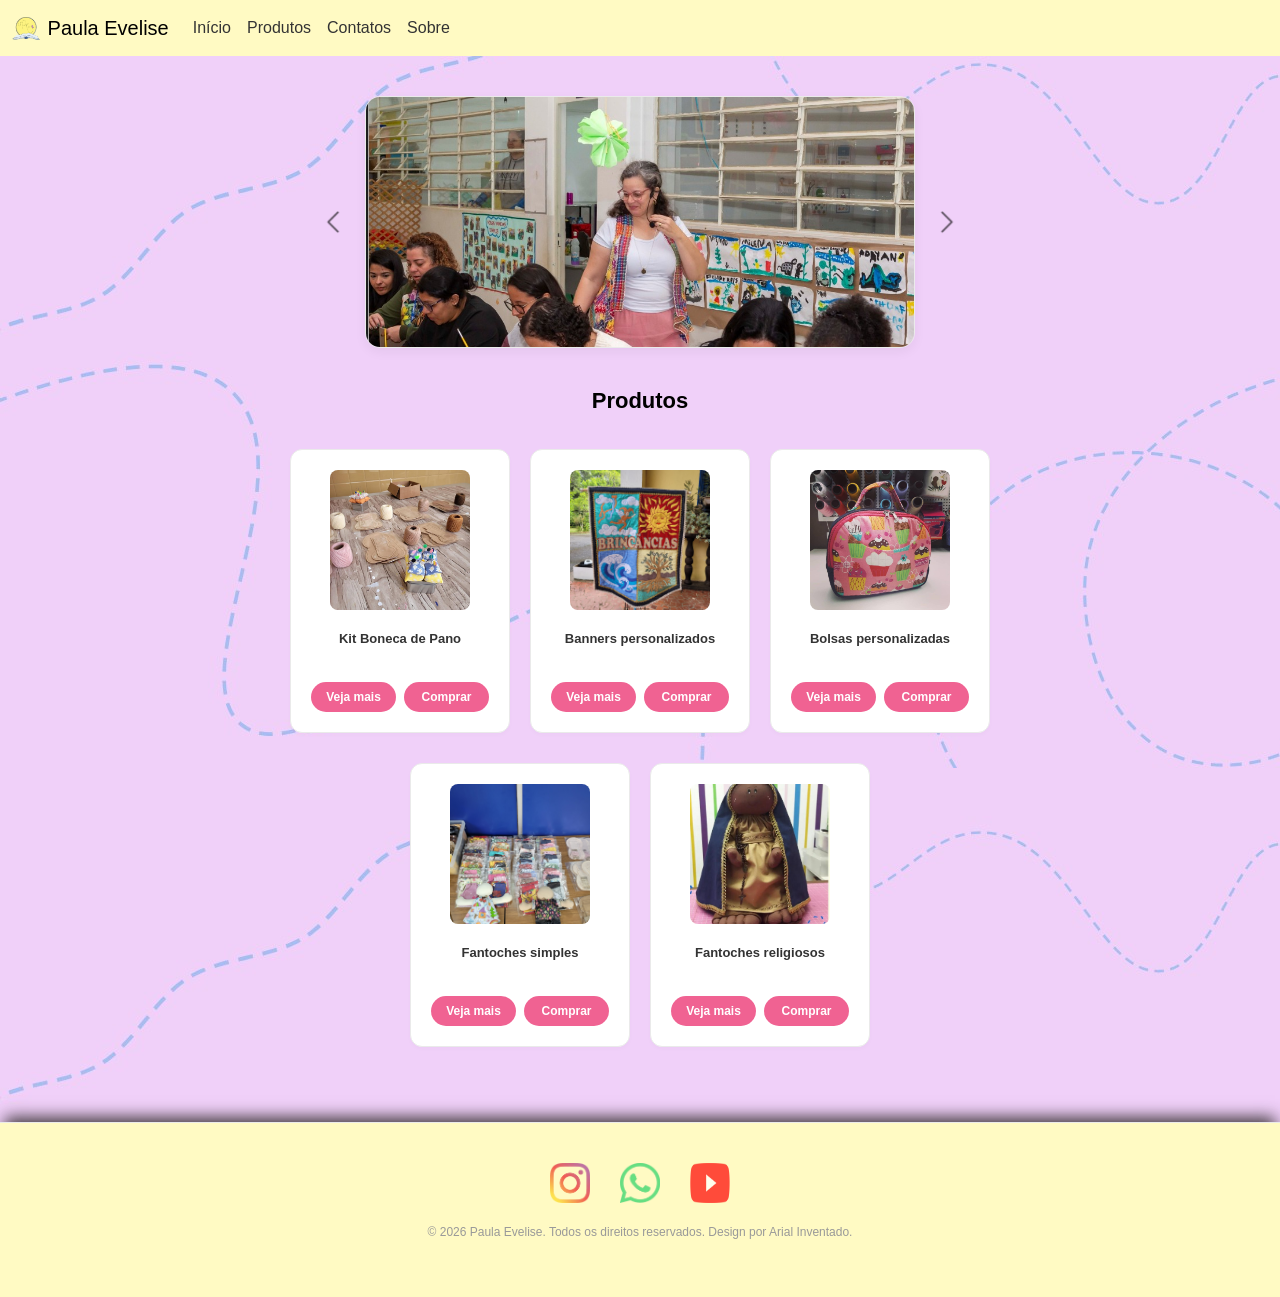
<file: produtos.html>
<!DOCTYPE html>
<html lang="pt-BR">

<head>
    <meta charset="UTF-8">
    <meta name="viewport" content="width=device-width, initial-scale=1.0">
    <link rel="stylesheet" href="sobre.css">
    <link rel="shortcut icon" href="img/logo_cliente.jpeg" type="image/x-icon">
    <link href="https://cdn.jsdelivr.net/npm/bootstrap@5.3.8/dist/css/bootstrap.min.css" rel="stylesheet" integrity="sha384-sRIl4kxILFvY47J16cr9ZwB07vP4J8+LH7qKQnuqkuIAvNWLzeN8tE5YBujZqJLB" crossorigin="anonymous"> 
    <title>Paula Evelise — Arte & Terapia</title>
    <style>
        * { margin: 0; padding: 0; box-sizing: border-box; font-family: Arial, sans-serif; }

        body { background-image: url(img/fundo.jpeg); color: #000000; }

        

        button { background-color: transparent; border: none; cursor: pointer; }

        .carrossel {
            display: flex;
            align-items: center;
            justify-content: center;
            margin-top: 40px;
            margin-bottom: 40px;
        }

        .carrossel-wrapper {
            overflow: hidden;
            width: 550px;
            border-radius: 15px;
            border: solid 1px #EAEAEA;
            margin: 0 20px;
            box-shadow: 0 4px 12px rgba(0, 0, 0, 0.05);
        }

        .carrossel-track { display: flex; transition: transform 0.7s ease; }

        .carrossel-track img { min-width: 550px; height: 250px; object-fit: cover; margin: 0; }

        .carrossel button img { width: 24px; height: 24px; opacity: 0.6; transition: opacity 0.2s; }
        .carrossel button:hover img { opacity: 1; }

        h2.section-title {
            text-align: center;
            font-size: 22px;
            font-weight: bold;
            margin: 40px 0 20px 0;
        }

        .linha { display: flex; justify-content: center; gap: 20px; padding: 15px 20px; flex-wrap: wrap; }

        .card {
            background-color: #FFFFFF;
            border: 1px solid #EAEAEA;
            border-radius: 12px;
            padding: 20px;
            text-align: center;
            width: 220px;
            display: flex;
            flex-direction: column;
            align-items: center;
            gap: 12px;
            box-shadow: 0 2px 5px rgba(0, 0, 0, 0.02);
            transition: transform 0.2s, box-shadow 0.2s;
        }

        .card:hover { transform: translateY(-3px); box-shadow: 0 6px 15px rgba(0, 0, 0, 0.05); }

        .card img { width: 140px; height: 140px; object-fit: cover; border-radius: 8px; background-color: #F9F9F9; }

        .card p.nome-produto {
            font-size: 13px;
            font-weight: bold;
            color: #333333;
            min-height: 32px;
            display: flex;
            align-items: center;
            justify-content: center;
        }

        .card-actions { display: flex; gap: 8px; width: 100%; justify-content: center; }

        .card-actions a, .card-actions button {
            background-color: #f06292;
            color: white;
            border: none;
            border-radius: 15px;
            padding: 6px 12px;
            font-size: 12px;
            font-weight: bold;
            text-decoration: none;
            cursor: pointer;
            transition: background-color 0.2s;
            flex: 1;
            text-align: center;
        }

        .card-actions a:hover, .card-actions button:hover { background-color: #e91e8c; }

        .nenhum-resultado { text-align: center; padding: 20px; color: #666; display: none; }

        .footer {
            background-color: #FFFAC3;
            border-top: 1px solid #EAEAEA;
            margin-top: 60px;
            padding: 40px 20px;
            display: flex;
            flex-direction: column;
            box-shadow: 0 -10px 15px -5px rgba(49, 44, 44, 0.9);
            align-items: center;
            gap: 20px;
        }

        .footer .icones { display: flex; gap: 30px; }
        .footer p { font-size: 12px; color: #999999; text-align: center; }
        .footer a img { width: 40px; height: 40px; opacity: 0.7; transition: opacity 0.2s; }
        .footer a:hover img { opacity: 1; }

        @media (max-width: 768px) {
            header { flex-direction: column; height: auto; padding: 15px 20px; gap: 12px; }
            nav { gap: 15px; flex-wrap: wrap; justify-content: center; }
            nav a { font-size: 16px; }

            .carrossel { margin-top: 20px; margin-bottom: 20px; }
            .carrossel-wrapper { width: calc(100vw - 80px); margin: 0 10px; }
            .carrossel-track img { min-width: calc(100vw - 80px); height: 180px; }
            .carrossel button img { width: 20px; height: 20px; }

            h2.section-title { font-size: 18px; margin: 25px 0 15px 0; }
            .linha { gap: 12px; padding: 10px 12px; }

            .card { width: calc(50% - 6px); padding: 12px; gap: 8px; }
            .card img { width: 100%; height: auto; aspect-ratio: 1 / 1; }
            .card p.nome-produto { font-size: 11px; min-height: 28px; }
            .card-actions { gap: 5px; }
            .card-actions a, .card-actions button { font-size: 11px; padding: 5px 8px; }

            .footer { padding: 25px 15px; gap: 15px; }
            .footer .icones { gap: 20px; }
        }

        @media (max-width: 480px) {
            .card { width: 100%; max-width: 280px; }
        }
    </style>
</head>

<body>

    <header>
        <nav class="navbar navbar-expand-lg bg-body-tertiary" id="menu">
            <div class="container-fluid">
                <a class="navbar-brand" href="#">
                    <img src="./imagens_index/logoCliente.png" alt="Logo" width="30" height="24" class="d-inline-block align-text-top">
                    Paula Evelise
                  </a>
              <button class="navbar-toggler" type="button" data-bs-toggle="collapse" data-bs-target="#navbarNav" aria-controls="navbarNav" aria-expanded="false" aria-label="Toggle navigation" id="botao"> 
                <span class="navbar-toggler-icon"></span>
              </button>
              <div class="collapse navbar-collapse" id="navbarNav">
                <ul class="navbar-nav">
                  <li class="nav-item">
                    <a class="nav-link" href="./index.html" id="links">Início</a>
                  </li>
                  <li class="nav-item">
                    <a class="nav-link" href="./produtos.html" id="links">Produtos</a>
                  </li>
                  <li class="nav-item">
                    <a class="nav-link" href="./Contatos.html" id="links">Contatos</a>
                  </li>
                  <li class="nav-item">
                    <a class="nav-link" href="./sobre.html" id="links">Sobre</a>
                  </li>
                </ul>
              </div>
            </div>
          </nav>
    </header>


    <div class="carrossel">
        <button onclick="mover(-1)"><img src="img/voltar.png" alt="Voltar"></button>
        <div class="carrossel-wrapper">
            <div class="carrossel-track" id="track">
                <img src="img/terapia.jpg" alt="Slide 1">
                <img src="img/tecido.jpg" alt="Slide 2">
                <img src="img/homem.jpg" alt="Slide 3">
                <img src="img/pessoa.jpg" alt="Slide 4">
                <img src="img/fonejpg.png" alt="Slide 5">
            </div>
        </div>
        <button onclick="mover(1)"><img src="img/avança.png" alt="Avançar"></button>
    </div>

    <h2 class="section-title">Produtos</h2>

    <div class="linha">
        <div class="card">
            <img src="./imagens_index/kit.jpg" alt="Kit Boneca de Pano">
            <p class="nome-produto">Kit Boneca de Pano</p>
            <div class="card-actions">
                <a href="produto1.html">Veja mais</a>
                <a href="#">Comprar</a>
            </div>
        </div>
        <div class="card">
            <img src="./imagens_index/banner dela.jpg" alt="Banners personalizados">
            <p class="nome-produto">Banners personalizados</p>
            <div class="card-actions">
                <a href="produto2.html" >Veja mais</a>
                <a href="#">Comprar</a>
            </div>
        </div>
        <div class="card">
            <img src="./imagens_index/bolsa.jpg" alt="Bolsas personalizadas">
            <p class="nome-produto">Bolsas personalizadas</p>
            <div class="card-actions">
                <a href="produto3.html">Veja mais</a>
                <a href="#">Comprar</a>
            </div>
        </div>
    </div>

    <div class="linha">
        <div class="card">
            <img src="./imagens_index/boneca.jpg" alt="Fantoches simples">
            <p class="nome-produto">Fantoches simples</p>
            <div class="card-actions">
                <a href="produto4.html" >Veja mais</a>
                <a href="#">Comprar</a>
            </div>
        </div>
        <div class="card">
            <img src="./imagens_index/religiosas.jpg" alt="Fantoches religiosos">
            <p class="nome-produto">Fantoches religiosos</p>
            <div class="card-actions">
                <a href="produto5.html">Veja mais</a>
                <a href="#">Comprar</a>
            </div>
        </div>
    </div>

    <p class="nenhum-resultado" id="nenhum">Nenhum produto encontrado.</p>

    <div class="footer">
        <div class="icones">
            <a href="https://www.instagram.com/paulaevelise72?igsh=MTg4MHEwcnJuc3Zzeg==" target="_blank"><img src="img/insta.png" alt="Instagram"></a>
            <a href="https://wa.me/5511960605992?text=Ol%C3%A1!%0AQuero%20informa%C3%A7%C3%B5es%20sobre%20os%20produtos." target="_blank"><img src="img/whatts.png" alt="WhatsApp"></a>
            <a href="https://m.youtube.com/channel/UCNgQJVknTLY3jmE4NBJoQzw" target="_blank"><img src="img/li.png" alt="YouTube"></a>
        </div>
        <p>&copy; 2026 Paula Evelise. Todos os direitos reservados. Design por Arial Inventado.</p>
    </div>

    <div vw class="enabled">
        <div vw-access-button class="active"></div>
        <div vw-plugin-wrapper>
            <div class="vw-plugin-top-wrapper"></div>
        </div>
    </div>

    <script>
        let atual = 0;
        const total = 5;
        const track = document.getElementById('track');
        const wrapper = document.querySelector('.carrossel-wrapper');

        function mover(direcao) {
            atual = (atual + direcao + total) % total;
            const largura = wrapper.offsetWidth;
            track.style.transform = `translateX(-${atual * largura}px)`;
        }

        // Atualiza o alinhamento caso a janela mude de tamanho (redimensionamento ou rotação do celular)
        window.addEventListener('resize', () => {
            const largura = wrapper.offsetWidth;
            track.style.transform = `translateX(-${atual * largura}px)`;
        });

        setInterval(() => mover(1), 4000);
    </script>
    <script src="https://vlibras.gov.br/app/vlibras-plugin.js"></script>
    <script>new window.VLibras.Widget('https://vlibras.gov.br/app');</script>
     <script src="https://cdn.jsdelivr.net/npm/bootstrap@5.3.8/dist/js/bootstrap.bundle.min.js" integrity="sha384-FKyoEForCGlyvwx9Hj09JcYn3nv7wiPVlz7YYwJrWVcXK/BmnVDxM+D2scQbITxI" crossorigin="anonymous"></script>
</body>

</html>
</file>
<file: main.css>
* { box-sizing: border-box; margin: 0; padding: 0; }

body {
    font-family: Arial, Helvetica, sans-serif;
    background-image: url(imagens_index/fundo\ do\ site.png);
}

/*--------------------------------------------------*/

#menu{
    display: flex;
    width: 100vw;   
    background-color: #FFFAC3 !important;
}

#botao{
    background-color: #e0f2fe; 
}

#links{
    color: #333;
}
/*--------------------------------------------------*/

.footer {
            background-color: #FFFAC3;
            border-top: 1px solid #EAEAEA;
            margin-top: 60px;
            padding: 40px 20px;
            display: flex;
            flex-direction: column;
            align-items: center;
            gap: 20px;
            box-shadow: 0 -10px 15px -5px rgba(49, 44, 44, 0.9);
        }

        .footer .icones {
            display: flex;
            gap: 30px;
        }

        .footer p {
            font-size: 12px;
            color: #999999;
        }

        .footer a img {
            width: 40px;
            height: 40px;
            opacity: 0.7;
        }
/*--------------------------------------------------*/

#inicio{
    display: flex;
    justify-content: center;
    align-items: center;
    margin: 0;
}

#inicio img { width: 100%; display: block; }

/* ── ELEMENTOS ── */
#elementos {
    display: flex;
    align-items: center;
    justify-content: space-around;
    flex-wrap: wrap;
    gap: 20px;
    padding: 60px 20px;
}

.icon {
  display: flex;
    justify-content: center;
    gap: 20px;
}

.icon img { height: 100px; width: auto; }
.icon h3 { font-size: 22px; margin-top: 15px; }

/* ── PRODUTOS ── */
#produtos {
    text-align: center;
    padding: 30px 20px;
}

#maispedidos {
    text-align: center;
    padding: 30px 20px;
}

#produtos h2, #maispedidos h2 {
    font-size: 24px;
    margin-bottom: 10px;
}

#subprodutos, #submp {
    display: flex;
    align-items: stretch;
    justify-content: center;
    flex-wrap: wrap;
    gap: 30px;
    padding: 1.5rem 20px;
}

#subprodutos img, #submp img {
    width: 200px;
    height: 300px;
    border-radius: 10px;
    object-fit: cover;
}

.sub2prod, .sub2mp {
    display: flex;
    flex-direction: column;
    align-items: center;
    gap: 14px;
    background-color: #fff275;
    padding: 20px;
    border-radius: 10px;
    box-shadow: 0 3px 8px rgba(0,0,0,0.08);
}

.sub2prod h3, .sub2mp h3 { font-size: 20px; }

.sub2prod button, .sub2mp button {
    height: 40px;
    width: 100px;
    border-radius: 10px;
    background-color: #333;
    border: none;
    cursor: pointer;
}

.sub2prod button a, .sub2mp button a {
    text-decoration: none;
    color: #e0f2fe;
    font-size: 15px;
    font-weight: bold;
}

/* ── FOOTER ── */
.footer {
    background-color: #FFFAC3;
    border-top: 1px solid #EAEAEA;
    margin-top: 60px;
    padding: 40px 20px;
    display: flex;
    flex-direction: column;
    align-items: center;
    gap: 20px;
    box-shadow: 0 -10px 15px -5px rgba(49, 44, 44, 0.9);
}

.footer .icones { display: flex; gap: 30px; }
.footer p { font-size: 12px; color: #999999; text-align: center; }
.footer a img { width: 40px; height: 40px; opacity: 0.7; transition: opacity 0.2s; }
.footer a:hover img { opacity: 1; }

/* ── RESPONSIVO ── */
@media (max-width: 768px) {
    header {
        flex-direction: column;
        height: auto;
        padding: 15px 20px;
        gap: 12px;
    }

    nav { gap: 15px; flex-wrap: wrap; justify-content: center; }
    nav a { font-size: 16px; }

    #elementos { padding: 40px 20px; gap: 30px; }
    .icon img { height: 70px; }
    .icon h3 { font-size: 16px; margin-top: 10px; }

    #subprodutos, #submp {
        display: grid;
        grid-template-columns: repeat(2, 1fr);
        gap: 16px;
        padding: 12px 16px;
    }

    #subprodutos img, #submp img { width: 100%; height: 180px; }

    .sub2prod, .sub2mp { padding: 14px; gap: 10px; }
    .sub2prod h3, .sub2mp h3 { font-size: 15px; }
    .sub2prod button, .sub2mp button { width: 85px; }

    .footer { padding: 25px 15px; gap: 15px; }
    .footer .icones { gap: 20px; }
}

@media (max-width: 320px){
    
    header{
        padding: 0px;
    }

    #menu{
        width: 100vw;
        display: flex;
        align-items: center;
    }

    #elementos{
        width: 100px;
        height: 200px;
    }
}
</file>
<file: sobre.css>
* { box-sizing: border-box; margin: 0; padding: 0; }

body {
    font-family: Arial, Helvetica, sans-serif;
    background-image: url(imagens_index/fundo\ do\ site.png);
}

/*------------------------------------------------------*/

        #menu{
            display: flex;
            width: 100vw;   
            background-color: #FFFAC3 !important;
        }

        #botao{
            background-color: #e0f2fe; 
        }

        #links{
         color: #333;
        }



/*----------------------------------------------------*/

/* ── FOOTER ── */
.footer {
    margin-top: 50px;
    padding: 30px;
    text-align: center;
    background-color: #FFFAC3;
    border-top: 1px solid #EAEAEA;
    box-shadow: 0 -10px 15px -5px rgba(49, 44, 44, 0.9);
    display: flex;
    flex-direction: column;
    align-items: center;
    gap: 15px;
}

.icones {
    display: flex;
    justify-content: center;
    gap: 20px;
}

.icones img {
    width: 40px;
    height: 40px;
    opacity: 0.7;
    transition: opacity 0.2s;
}
.icon h3 { font-size: 22px; margin-top: 15px; }
.icones a:hover img { opacity: 1; }

.footer p { font-size: 12px; color: #999999; }

/* ── RESPONSIVO ── */
@media (max-width: 768px) {
    header {
        flex-direction: column;
        height: auto;
        padding: 15px 20px;
        gap: 12px;
    }

    nav { gap: 15px; flex-wrap: wrap; justify-content: center; }
    nav a { font-size: 16px; }

    #eu {
        margin: 20px 15px;
        padding: 20px;
        border-radius: 20px;
    }

    #subEu {
        flex-direction: column;
        align-items: center;
        gap: 20px;
    }

    #eu img {
        width: 100%;
        max-width: 260px;
    }

    #eu p { min-width: unset; font-size: 15px; }

    #trab {
        gap: 20px;
        padding: 15px;
    }

    .subtrab {
        width: 100%;
        max-width: 340px;
        padding: 15px;
    }

    .subtrab img { width: 100%; }

    #forma { margin: 25px auto; padding: 0 15px; }

    #subforma {
        height: auto;
        padding: 20px;
        border-radius: 20px;
        gap: 0;
    }

    #subforma p { font-size: 14px; line-height: 1.7; }

    .forma-texto-container {
        width: 95%;
        padding: 20px;
        border-radius: 20px;
    }

    .forma-texto-container p { font-size: 14px; }

    .footer { padding: 20px 15px; }
    .icones { gap: 15px; }
}
</file>
